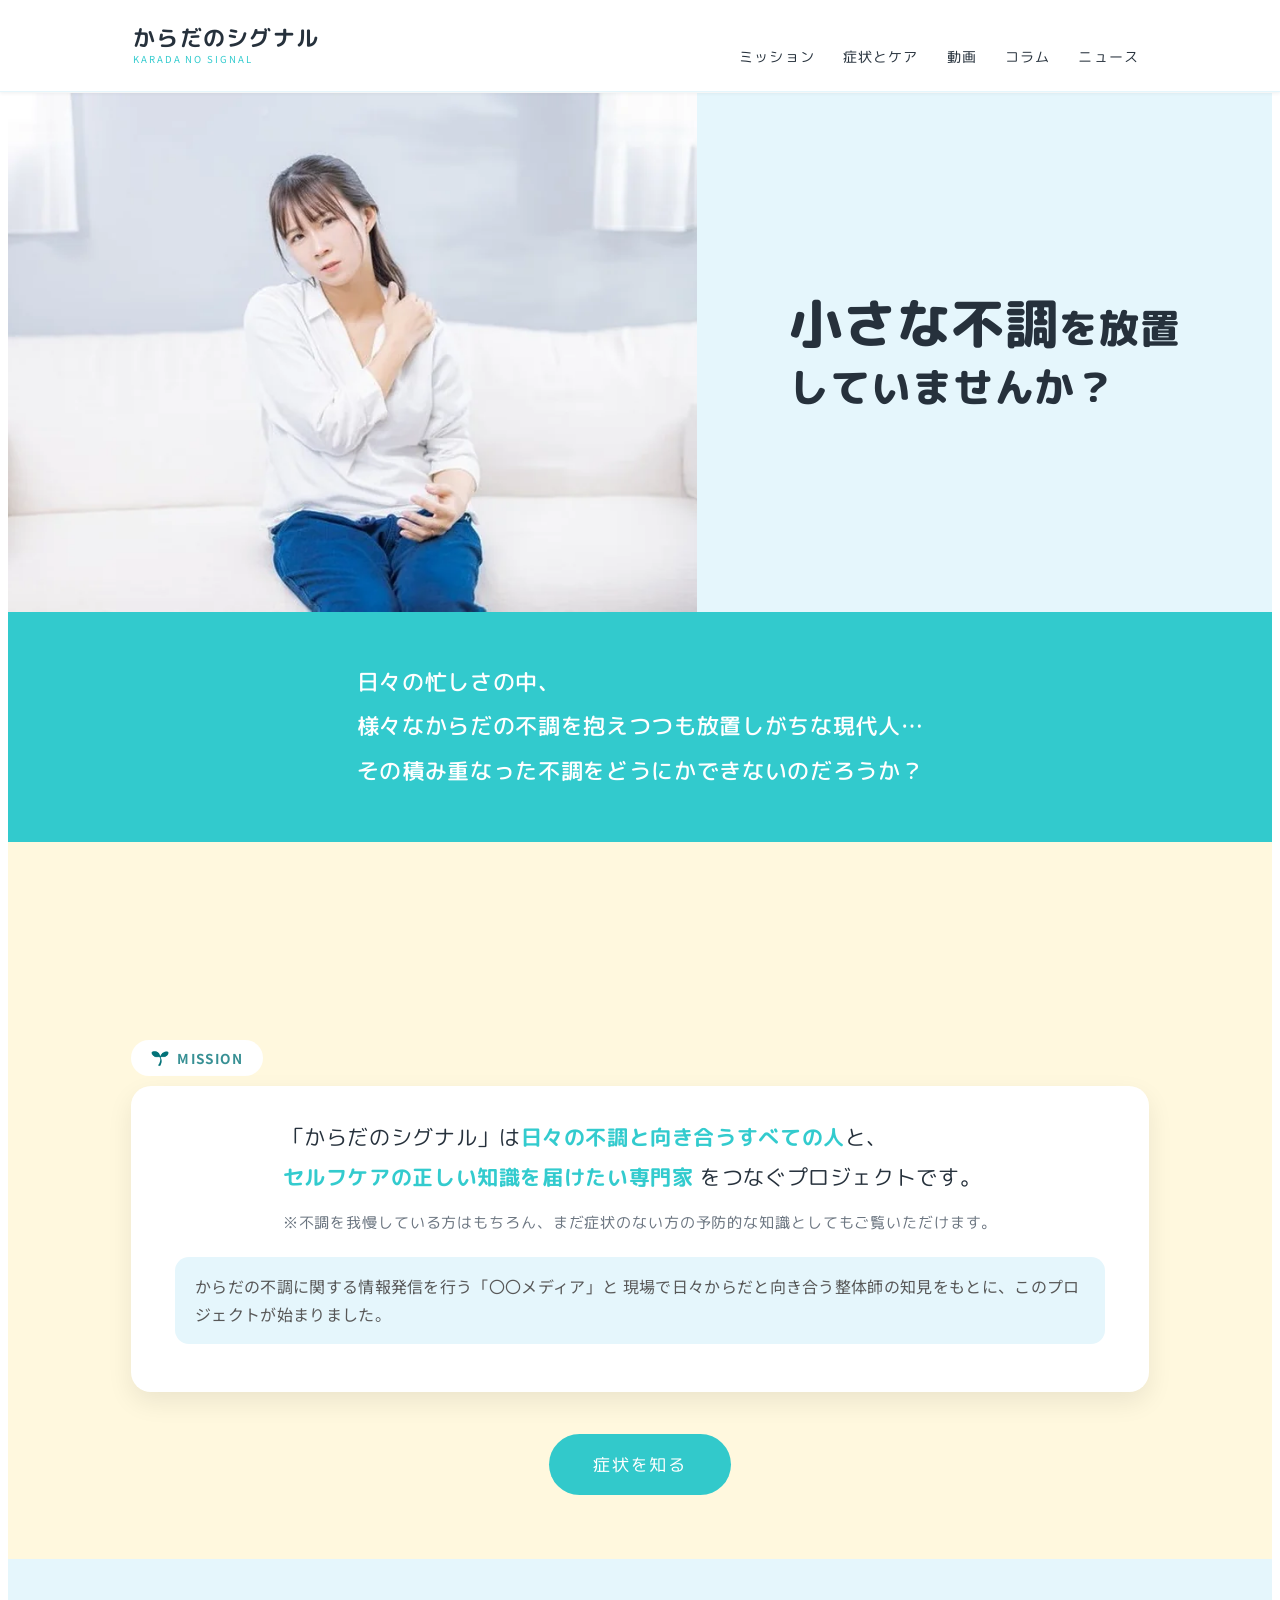
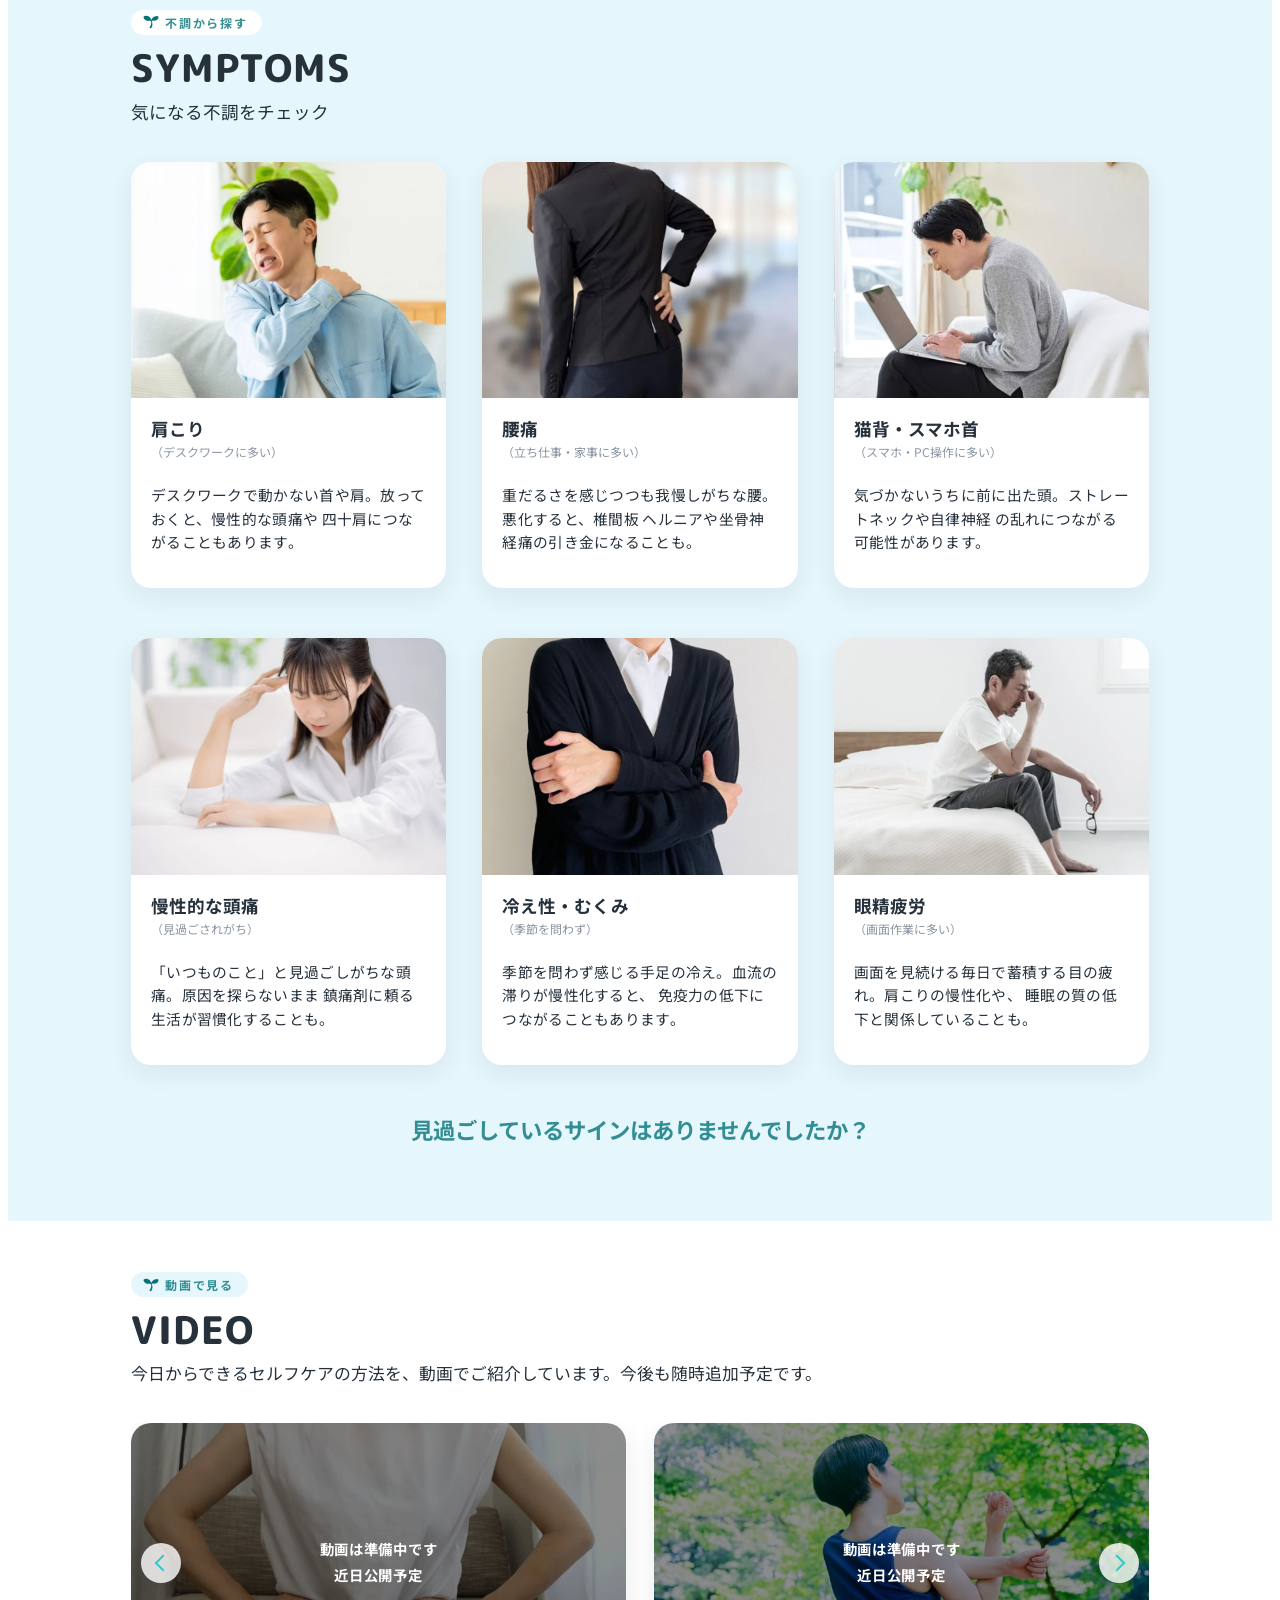
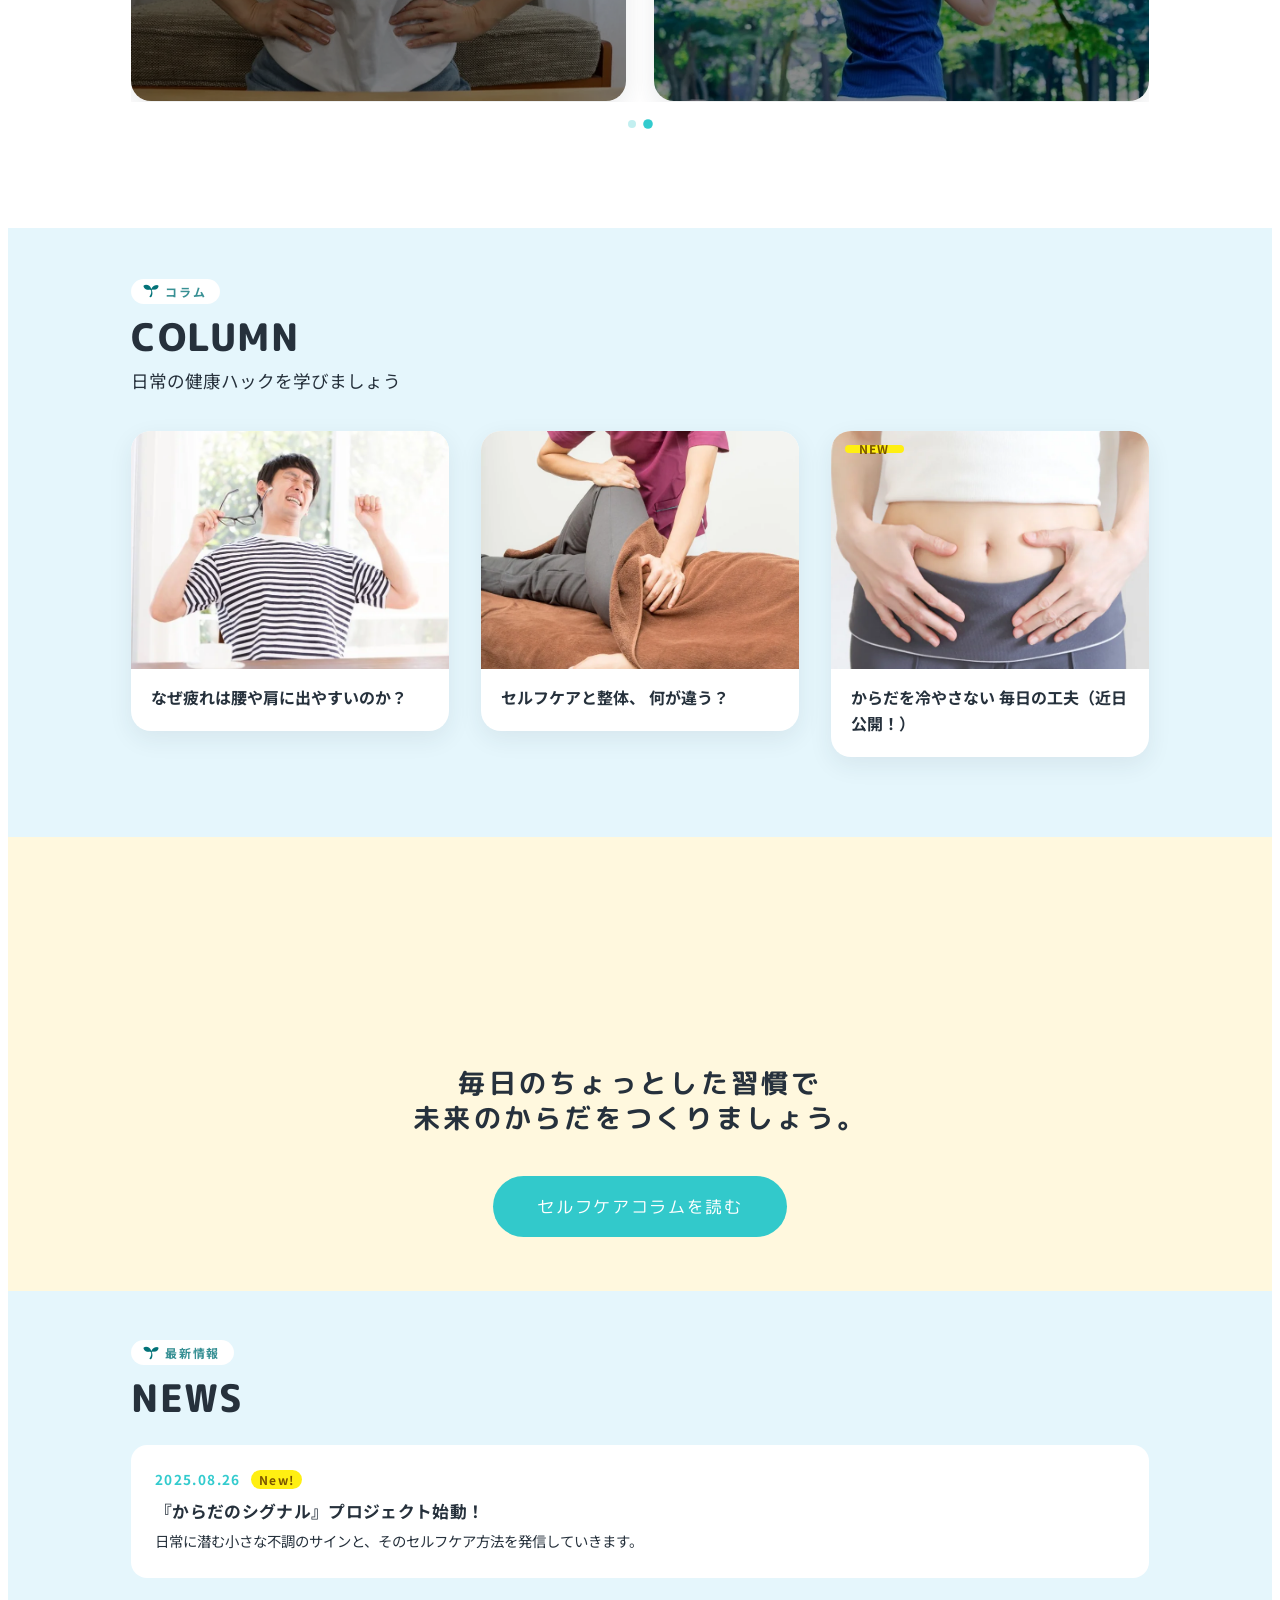
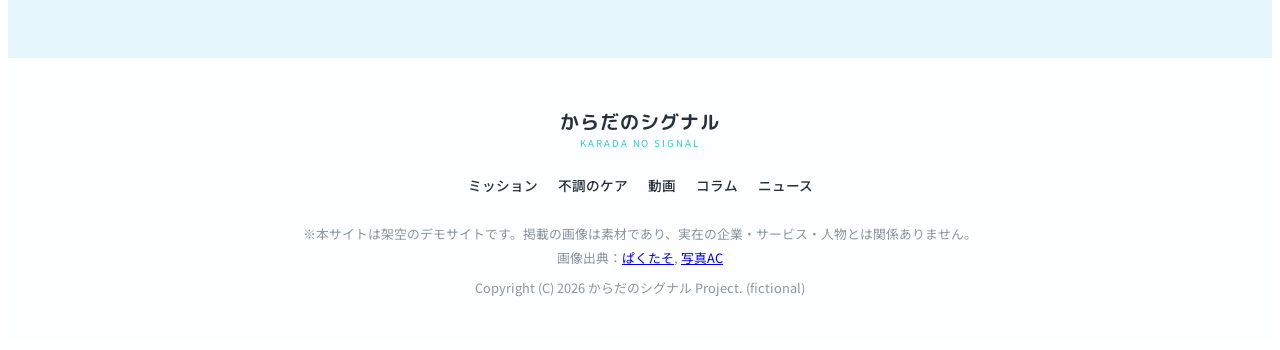
<file: index.html>
<!DOCTYPE html>
<html lang="ja">

<head>
    <meta charset="UTF-8">
    <meta name="viewport" content="width=device-width, initial-scale=1.0">
    <title>からだのシグナル｜小さな不調を放置していませんか？</title>
    <meta name="description" content="働く世代が日々の不調に気づき、生活習慣を見直すきっかけを届ける健康意識啓発サイトです。">

    <meta property="og:title" content="からだのシグナル｜30代からの健康意識啓発サイト">
    <meta property="og:description" content="働く世代が日々の不調に気づき、生活習慣を見直すきっかけを届ける健康意識啓発サイトです。">
    <meta property="og:image" content="https://gnipeli-byte.github.io/karadano-signal/images/ogp.jpg">
    <meta property="og:url" content="https://gnipeli-byte.github.io/karadano-signal/">
    <meta property="og:type" content="website">
    <meta property="og:site_name" content="からだのシグナル">

    <meta name="twitter:card" content="summary_large_image">
    <meta name="twitter:title" content="からだのシグナル｜30代からの健康意識啓発サイト">
    <meta name="twitter:description" content="働く世代が日々の不調に気づき、生活習慣を見直すきっかけを届ける健康意識啓発サイトです。">
    <meta name="twitter:image" content="https://gnipeli-byte.github.io/karadano-signal/images/ogp.jpg">

    <link rel="icon" href="img/favicon_io/favicon.ico" type="image/x-icon">

    <link rel="preconnect" href="https://fonts.googleapis.com">
    <link
        href="https://fonts.googleapis.com/css2?family=Noto+Sans+JP:wght@400;700&family=M+PLUS+Rounded+1c:wght@700&display=swap"
        rel="stylesheet">
    <link href="https://unpkg.com/aos@2.3.1/dist/aos.css" rel="stylesheet">
    <link rel="stylesheet" href="index.css">
</head>

<body id="top">

    <script>
        document.addEventListener('DOMContentLoaded', function () {
            const hamburger = document.getElementById('hamburger');
            const gnav = document.getElementById('gnav');

            if (hamburger && gnav) {

                hamburger.addEventListener('click', function () {
                    gnav.classList.toggle('is-open');
                    hamburger.classList.toggle('is-open');
                });
            }


            const gnavLinks = gnav.querySelectorAll('a');
            gnavLinks.forEach(function (link) {
                link.addEventListener('click', function () {
                    gnav.classList.remove('is-open');
                    hamburger.classList.remove('is-open');
                });
            });
        });
    </script>

    <header>
        <div class="header__inner">
            <h1>
                <a href="#top" class="logomark">
                    からだのシグナル
                    <small>KARADA NO SIGNAL</small>
                </a>
            </h1>

            <button class="hamburger" id="hamburger" aria-label="メニュー">
                <span></span>
                <span></span>
                <span></span>
            </button>
            <nav class="gnav" id="gnav">

                <ul class="gnav__list">
                    <li class="gnav__item">
                        <a href="#mission" class="gnav__link">
                            <span class="gnav__EN"><b>MISSION</b></span><br>
                            <span class="gnav__JA"><b>ミッション</b></span>
                        </a>
                    </li>
                    <li class="gnav__item">
                        <a href="#profile" class="gnav__link">
                            <span class="gnav__EN"><b>SYMPTOMS</b></span><br>
                            <span class="gnav__JA"><b>症状とケア</b></span>
                        </a>
                    </li>
                    <li class="gnav__item">
                        <a href="#video" class="gnav__link">
                            <span class="gnav__EN"><b>VIDEO</b></span><br>
                            <span class="gnav__JA"><b>動画</b></span>
                        </a>
                    </li>
                    <li class="gnav__item">
                        <a href="#topics" class="gnav__link">
                            <span class="gnav__EN"><b>COLUMN</b></span><br>
                            <span class="gnav__JA"><b>コラム</b></span>
                        </a>
                    </li>
                    <li class="gnav__item">
                        <a href="#news" class="gnav__link">
                            <span class="gnav__EN"><b>NEWS</b></span><br>
                            <span class="gnav__JA"><b>ニュース</b></span>
                        </a>
                    </li>
                </ul>

            </nav>
        </div>
    </header>

    <main>
        <section class="hero">
            <h2 class="u-visually-hidden">メインビジュアル</h2>
            <div class="hero__split">
                <picture class="optimized-picture hero__picture">
                    <source srcset="./img/hero_care.webp" type="image/webp">
                    <img src="./img/hero_care.jpg" class="hero__img" alt="腰痛の女性会社員の背中" width="800" height="596"
                        loading="eager">
                </picture>
                <div class="hero__panel">
                    <p class="hero__catch" id="hero-catch">
                        小さな不調を放置していませんか？
                    </p>
                </div>
            </div>
        </section>

        <section class="mission" id="mission" aria-labelledby="mission-heading">
            <div class="mission__blue">

                <div class="mission__inner">
                    <p class="mission__text">
                        <!-- <span class="mission__text-1st"><b class="mission__text-large1">その我慢が</b></span><br> -->
                        <span class="mission__text-2nd"><span class="mission__text-nowrap">日々の忙しさの中、</span><br>
                            様々なからだの不調を抱えつつも放置しがちな現代人…<br>
                            その積み重なった不調をどうにかできないのだろうか？
                        </span>
                    </p>
                </div>

            </div>

            <div class="mission__lime">

                <div class="mission__inner">
                    <h2 class="mission__catch" id="mission-heading" data-aos="fade-up" data-aos-duration="800"
                        data-aos-delay="100">
                        <span class="mission__catch-wide marker">そこでこのプロジェクトが</span>
                        <span class="mission__catch-narrow marker">そこでこの</span><br class="mission__catch-br--narrow">
                        <span class="mission__catch-narrow marker">プロジェクトが</span><br>
                        <span class="mission__catch-nowrap marker">生まれました。</span>
                    </h2>

                    <div class="mission__point">

                        <div class="mission__point-badge">
                            <img class="mission__point-icon" src="./img/mission-sprout.png" alt="" width="256"
                                height="256" aria-hidden="true">
                            <span>MISSION</span>
                        </div>

                        <div class="mission__point-box">
                            <p class="mission__point-text">
                                「からだのシグナル」は<span class="u-mark">日々の不調と向き合うすべての人</span>と、<br>
                                <span class="u-mark">セルフケアの正しい知識を届けたい専門家</span>
                                をつなぐプロジェクトです。<br>
                                <small class="point-text-small">※不調を我慢している方はもちろん、まだ症状のない方の予防的な知識としてもご覧いただけます。</small>
                            </p>
                            <p class="mission__point-note">
                                からだの不調に関する情報発信を行う「〇〇メディア」と
                                現場で日々からだと向き合う整体師の知見をもとに、このプロジェクトが始まりました。
                            </p>
                        </div>

                    </div>

                    <a href="#profile" class="mission__btn">
                        症状を知る
                    </a>
                </div>

            </div>
        </section>

        <section class="profile" id="profile">
            <div class="profile__inner">
                <div class="profile__heading">

                    <div class="profile__heading-deco">
                        <h2>SYMPTOMS</h2>
                    </div>

                    <p class="profile__lead">
                        気になる不調をチェック
                    </p>
                </div>
                <div class="profile__6cards">

                    <a href="profile1.html" class="profile__card-link">
                        <article class="profile__card">
                            <picture class="optimized-picture">
                                <source srcset="./img/symptom_katakori.webp" type="image/webp">
                                <img src="./img/symptom_katakori.jpg" alt="肩こり" class="profile__photo" width="800"
                                    height="567" loading="lazy">
                            </picture>
                            <h3 class="profile__name">
                                <span class="profile__arrow">▶</span>肩こり
                                <span class="profile__kana">（デスクワークに多い）</span>
                            </h3>
                            <p class="profile__caption">
                                デスクワークで動かない首や肩。放っておくと、慢性的な頭痛や
                                四十肩につながることもあります。
                            </p>
                        </article>
                    </a>

                    <a href="profile2.html" class="profile__card-link">
                        <article class="profile__card">
                            <picture class="optimized-picture">
                                <source srcset="./img/symptom_youtsu.webp" type="image/webp">
                                <img src="./img/symptom_youtsu.jpg" alt="腰痛" class="profile__photo" width="800"
                                    height="568" loading="lazy">
                            </picture>
                            <h3 class="profile__name">
                                <span class="profile__arrow">▶</span>腰痛
                                <span class="profile__kana">（立ち仕事・家事に多い）</span>
                            </h3>
                            <p class="profile__caption">
                                重だるさを感じつつも我慢しがちな腰。悪化すると、椎間板
                                ヘルニアや坐骨神経痛の引き金になることも。
                            </p>
                        </article>
                    </a>

                    <article class="profile__card">
                        <picture class="optimized-picture">
                            <source srcset="./img/symptom_nekoze.webp" type="image/webp">
                            <img src="./img/symptom_nekoze.jpg" alt="猫背・スマホ首" class="profile__photo" width="800"
                                height="636" loading="lazy">
                        </picture>
                        <h3 class="profile__name">
                            <span class="profile__arrow">▶</span>猫背・スマホ首
                            <span class="profile__kana">（スマホ・PC操作に多い）</span>
                        </h3>
                        <p class="profile__caption">
                            気づかないうちに前に出た頭。ストレートネックや自律神経
                            の乱れにつながる可能性があります。
                        </p>
                    </article>
                    <article class="profile__card">
                        <picture class="optimized-picture">
                            <source srcset="./img/symptom_zutsu.webp" type="image/webp">
                            <img src="./img/symptom_zutsu.jpg" alt="慢性的な頭痛" class="profile__photo" width="800"
                                height="533" loading="lazy">
                        </picture>
                        <h3 class="profile__name">
                            <span class="profile__arrow">▶</span>慢性的な頭痛
                            <span class="profile__kana">（見過ごされがち）</span>
                        </h3>
                        <p class="profile__caption">
                            「いつものこと」と見過ごしがちな頭痛。原因を探らないまま
                            鎮痛剤に頼る生活が習慣化することも。
                        </p>
                    </article>
                    <article class="profile__card">
                        <picture class="optimized-picture">
                            <source srcset="./img/symptom_hie.webp" type="image/webp">
                            <img src="./img/symptom_hie.jpg" alt="冷え性・むくみ" class="profile__photo" width="800"
                                height="600" loading="lazy">
                        </picture>
                        <h3 class="profile__name">
                            <span class="profile__arrow">▶</span>冷え性・むくみ
                            <span class="profile__kana">（季節を問わず）</span>
                        </h3>
                        <p class="profile__caption">
                            季節を問わず感じる手足の冷え。血流の滞りが慢性化すると、
                            免疫力の低下につながることもあります。
                        </p>
                    </article>
                    <article class="profile__card">
                        <picture class="optimized-picture">
                            <source srcset="./img/symptom_ganseihirou.webp" type="image/webp">
                            <img src="./img/symptom_ganseihirou.jpg" alt="眼精疲労" class="profile__photo" width="800"
                                height="599" loading="lazy">
                        </picture>
                        <h3 class="profile__name">
                            <span class="profile__arrow">▶</span>眼精疲労
                            <span class="profile__kana">（画面作業に多い）</span>
                        </h3>
                        <p class="profile__caption">
                            画面を見続ける毎日で蓄積する目の疲れ。肩こりの慢性化や、
                            睡眠の質の低下と関係していることも。
                        </p>
                    </article>
                </div>
                <p class="profile__footer">
                    <span class="profile__footer-nowrap">見過ごしているサインは</span><span
                        class="profile__footer-nowrap">ありませんでしたか？</span>
                </p>
            </div>
        </section>

        <section class="video" id="video">
            <div class="video__inner">
                <div class="video__heading">
                    <div class="video__heading-deco">
                        <h2>VIDEO</h2>
                    </div>

                    <p class="video__lead">
                        今日からできるセルフケアの方法を、動画でご紹介しています。今後も随時追加予定です。
                    </p>
                </div>

                <!-- <div class="video__4vids">
                    <div class="video__placeholder"> 
                        <picture class="optimized-picture">
                            <source srcset="./img/33266454_s.webp" type="image/webp">
                            <img src="./img/33266454_s.jpg" alt="バランスボールのエクササイズ動画（準備中）"
                                class="video__placeholder-img" width="800" height="534" loading="lazy">
                        </picture>
                        <p class="video__placeholder-text">動画は準備中です<br>近日公開予定</p>
                    </div>

                    <div class="video__placeholder"> 
                        <picture class="optimized-picture">
                            <source srcset="./img/35171468_s.webp" type="image/webp">
                            <img src="./img/35171468_s.jpg" alt="背骨、腰のセルフケア動画（準備中）"
                                class="video__placeholder-img" width="800" height="532" loading="lazy">
                        </picture>
                        <p class="video__placeholder-text">動画は準備中です<br>近日公開予定</p>
                    </div>

                    <div class="video__placeholder"> 
                        <picture class="optimized-picture">
                            <source srcset="./img/28095044_s.webp" type="image/webp">
                            <img src="./img/28095044_s.jpg" alt="自然の中でストレッチ（準備中）"
                                class="video__placeholder-img" width="800" height="534" loading="lazy">
                        </picture>
                        <p class="video__placeholder-text">動画は準備中です<br>近日公開予定</p>
                    </div>

                    <div class="video__placeholder"> 
                        <picture class="optimized-picture">
                            <source srcset="./img/28537325_s.webp" type="image/webp">
                            <img src="./img/28537325_s.jpg" alt="セルフケア動画（準備中）" class="video__placeholder-img"
                                width="800" height="532" loading="lazy">
                        </picture>
                        <p class="video__placeholder-text">動画は準備中です<br>近日公開予定</p>
                    </div>
                </div> -->

                <div class="video-slider" data-video-slider aria-label="セルフケア動画" aria-roledescription="carousel">
                    <div class="video-slider__viewport">
                        <div class="video-slider__track">
                            <div class="video-slider__slide" role="group" aria-label="1 / 3">

                                <div class="video__placeholder">
                                    <picture class="optimized-picture">
                                        <source srcset="./img/33266454_s.webp" type="image/webp">
                                        <img src="./img/33266454_s.jpg" alt="バランスボールのエクササイズ動画（準備中）"
                                            class="video__placeholder-img" width="800" height="534" loading="lazy">
                                    </picture>
                                    <p class="video__placeholder-text">動画は準備中です<br>近日公開予定</p>
                                </div>

                            </div>
                            <div class="video-slider__slide" role="group" aria-label="2 / 3">

                                <div class="video__placeholder">
                                    <picture class="optimized-picture">
                                        <source srcset="./img/35171468_s.webp" type="image/webp">
                                        <img src="./img/35171468_s.jpg" alt="背骨、腰のセルフケア動画（準備中）"
                                            class="video__placeholder-img" width="800" height="532" loading="lazy">
                                    </picture>
                                    <p class="video__placeholder-text">動画は準備中です<br>近日公開予定</p>
                                </div>

                            </div>
                            <div class="video-slider__slide" role="group" aria-label="3 / 3">

                                <div class="video__placeholder">
                                    <picture class="optimized-picture">
                                        <source srcset="./img/28095044_s.webp" type="image/webp">
                                        <img src="./img/28095044_s.jpg" alt="自然の中でストレッチ（準備中）"
                                            class="video__placeholder-img" width="800" height="534" loading="lazy">
                                    </picture>
                                    <p class="video__placeholder-text">動画は準備中です<br>近日公開予定</p>
                                </div>

                            </div>
                        </div>

                        <button class="video-slider__button video-slider__button--prev" type="button"
                            aria-label="前のスライド"></button>
                        <button class="video-slider__button video-slider__button--next" type="button"
                            aria-label="次のスライド"></button>
                    </div>

                    <div class="video-slider__pagination" aria-label="スライドを選択"></div>
                </div>

                <!-- <p class="video__caption">
                    ↑動画です。クリックして再生してください。
                </p> -->
            </div>
        </section>

        <section class="topics" id="topics">

            <div class="topics__inner">
                <div class="topics__heading">
                    <h2>COLUMN</h2>
                </div>

                <p class="topics__lead">
                    日常の健康ハックを学びましょう
                </p>

                <div class="topics__3cards">

                    <a href="topics1.html" class="topics__card-link">
                        <article class="topics__card">
                            <div class="topics__photowrap">
                                <picture class="optimized-picture">
                                    <source srcset="./img/column_taigen.webp" type="image/webp">
                                    <img src="./img/column_taigen.jpg" alt="デスクで疲れを感じる人" class="topics__photo"
                                        width="800" height="533" loading="lazy">
                                </picture>
                            </div>
                            <h3 class="topics__caption">
                                なぜ疲れは腰や肩に出やすいのか？
                            </h3>
                        </article>
                    </a>

                    <a href="topics2.html" class="topics__card-link">
                        <article class="topics__card">
                            <div class="topics__photowrap">
                                <picture class="optimized-picture">
                                    <source srcset="./img/column_selfcare.webp" type="image/webp">
                                    <img src="./img/column_selfcare.jpg" alt="ストレッチをする様子" class="topics__photo"
                                        width="800" height="808" loading="lazy">
                                </picture>
                            </div>
                            <h3 class="topics__caption">
                                セルフケアと整体、
                                何が違う？
                            </h3>
                        </article>
                    </a>

                    <article class="topics__card">
                        <div class="topics__photowrap">
                            <span class="topics__new">NEW</span>
                            <picture class="optimized-picture">
                                <source srcset="./img/column_hie.webp" type="image/webp">
                                <img src="./img/column_hie.jpg" alt="冷え対策の様子" class="topics__photo" width="800"
                                    height="534" loading="lazy">
                            </picture>
                        </div>
                        <h3 class="topics__caption">
                            からだを冷やさない
                            毎日の工夫（近日公開！）
                        </h3>
                    </article>
                </div>

            </div>
        </section>

        <section class="cta">
            <div class="cta__inner">
                <div class="cta__heading">
                    <h2 data-aos="fade-right" data-aos-duration="800" data-aos-delay="100">
                        <span class="cta__heading-line">小さな不調も</span><br class="cta__br--sp">
                        <span class="cta__heading-line">放っておかないで！</span><br>
                        <span class="cta__heading-line">今日からできることが、</span><br>
                        <span class="cta__heading-line">きっとあります。</span>
                    </h2>
                </div>

                <p class="cta__catch">
                    <span class="cta__catch--text"><strong>
                            毎日のちょっとした習慣で<br>
                            未来のからだをつくりましょう。</strong>
                    </span>
                </p>

                <a href="#topics" class="cta__btn">
                    セルフケアコラムを読む
                </a>
            </div>

        </section>

        <section class="news" id="news">
            <div class="news__inner">
                <div class="news__heading">
                    <h2>NEWS</h2>
                </div>

                <ul class="news__list">
                    <li>
                        <article class="news__item">
                            <span class="news__date">2025.08.26 <em>New!</em></span>
                            <h3 class="news__title">『からだのシグナル』プロジェクト始動！</h3>
                            <p class="news__text">日常に潜む小さな不調のサインと、そのセルフケア方法を発信していきます。</p>
                        </article>
                    </li>
                </ul>
            </div>
        </section>

        <div class="pagetop-wrap">
            <a href="#top" class="pagetop" aria-label="ページトップへ">
                <svg class="pagetop__icon" viewBox="0 0 24 24" aria-hidden="true" focusable="false">
                    <path d="M12 19V5M6.5 10.5 12 5l5.5 5.5"></path>
                </svg>
            </a>
        </div>
    </main>

    <footer class="footer">
        <div class="footer__inner">

            <p class="footer__logo">からだのシグナル</p>
            <small class="footer__logo-En">KARADA NO SIGNAL</small>

            <ul class="footer__nav">
                <li><a href="#mission">ミッション</a></li>
                <li><a href="#profile">不調のケア</a></li>
                <li><a href="#video">動画</a></li>
                <li><a href="#topics">コラム</a></li>
                <li><a href="#news">ニュース</a></li>
            </ul>
            <small class="footer__notice">※本サイトは架空のデモサイトです。掲載の画像は素材であり、実在の企業・サービス・人物とは関係ありません。</small><br>
            <small class="footer__notice">画像出典：<a href=" https://www.pakutaso.com/" target="_blank">ぱくたそ</a>, <a
                    href="https://www.photo-ac.com/" target="_blank">写真AC</a></small><br>
            <small class="footer__copyright">Copyright (C) 2026 からだのシグナル Project. (fictional)</small>

        </div>
    </footer>


    <script>
        // ファーストビューを過ぎたらページトップボタンを表示
        const pagetopWrap = document.querySelector('.pagetop-wrap');
        if (pagetopWrap) {
            const togglePagetop = function () {
                if (window.scrollY > window.innerHeight) {
                    pagetopWrap.classList.add('is-visible');
                } else {
                    pagetopWrap.classList.remove('is-visible');
                }
            };
            window.addEventListener('scroll', togglePagetop, { passive: true });
            togglePagetop();
        }

        // ヒーローキャッチ：カビのように不規則にじわっと浮かぶ（トップ復帰で再再生）
        (function initHeroMoldCatch() {
            const catchEl = document.getElementById('hero-catch');
            if (!catchEl) return;

            const reduceMotion = window.matchMedia('(prefers-reduced-motion: reduce)').matches;
            const raw = catchEl.textContent.trim();

            catchEl.textContent = '';
            const srOnly = document.createElement('span');
            srOnly.className = 'u-visually-hidden';
            srOnly.textContent = raw;
            catchEl.appendChild(srOnly);

            const chars = Array.from(raw);
            const charSpans = [];
            // PC(≧993): 「小さな不調を放置」|改行|「していませんか？」
            // 361〜992px: 「小さな不調」「を放置して」|改行|「いませんか？」
            // 〜360px: 「小さな」|改行|「不調を」|改行|「放置して」|改行|「いませんか？」
            // ※ PC改行を inline-block 内部に置かない（baseline揃えで「を放置」が上に飛ぶため）

            const appendChars = function (parent, start, end) {
                for (let i = start; i < end; i++) {
                    const span = document.createElement('span');
                    span.className = 'hero__catch-char ' + (i < 5 ? 'hero__catch-char--lead' : 'hero__catch-char--rest');
                    span.textContent = chars[i];
                    span.setAttribute('aria-hidden', 'true');
                    parent.appendChild(span);
                    charSpans.push(span);
                }
            };

            const appendWrap = function (parent, start, end) {
                const wrap = document.createElement('span');
                wrap.className = 'hero__catch-nowrap';
                appendChars(wrap, start, end);
                parent.appendChild(wrap);
                return wrap;
            };

            const appendBr = function (parent, modifier) {
                const br = document.createElement('br');
                br.className = 'hero__catch-br hero__catch-br--' + modifier;
                parent.appendChild(br);
            };

            const appendLayout = function (name) {
                const layout = document.createElement('span');
                layout.className = 'hero__catch-layout hero__catch-layout--' + name;
                catchEl.appendChild(layout);
                return layout;
            };

            // PC（≧993）
            const layoutPc = appendLayout('pc');
            appendWrap(layoutPc, 0, 8); // 小さな不調を放置
            appendBr(layoutPc, 'pc');
            appendWrap(layoutPc, 8, chars.length); // していませんか？

            // 中間〜やや狭い（361〜992）
            const layoutWide = appendLayout('wide');
            appendWrap(layoutWide, 0, 5); // 小さな不調
            appendWrap(layoutWide, 5, 10); // を放置して
            appendBr(layoutWide, 'wide');
            appendWrap(layoutWide, 10, chars.length); // いませんか？

            // 360px以下
            const layoutNarrow = appendLayout('narrow');
            appendWrap(layoutNarrow, 0, 3); // 小さな
            appendBr(layoutNarrow, 'narrow');
            appendWrap(layoutNarrow, 3, 6); // 不調を
            appendBr(layoutNarrow, 'narrow');
            appendWrap(layoutNarrow, 6, 10); // 放置して
            appendBr(layoutNarrow, 'narrow');
            appendWrap(layoutNarrow, 10, chars.length); // いませんか？

            if (reduceMotion) return;

            const assignMoldDelays = function () {
                const seeds = [Math.floor(Math.random() * charSpans.length)];
                if (charSpans.length > 6) {
                    seeds.push(Math.floor(Math.random() * charSpans.length));
                }
                if (charSpans.length > 12) {
                    seeds.push(Math.floor(Math.random() * charSpans.length));
                }

                charSpans.forEach(function (span, i) {
                    const dist = Math.min.apply(null, seeds.map(function (s) {
                        return Math.abs(s - i);
                    }));
                    const jitter = Math.random() * 0.23;
                    const delay = 0.23 + dist * 0.14 + jitter;
                    span.style.setProperty('--mold-delay', delay.toFixed(2) + 's');
                });
            };

            const playMold = function () {
                catchEl.classList.remove('is-molding');
                assignMoldDelays();
                void catchEl.offsetWidth; // アニメ再適用のためのリフロー
                requestAnimationFrame(function () {
                    catchEl.classList.add('is-molding');
                });
            };

            let leftFirstView = false;
            const onScrollForMold = function () {
                if (window.scrollY > window.innerHeight * 0.5) {
                    leftFirstView = true;
                    return;
                }
                if (leftFirstView && window.scrollY < 40) {
                    leftFirstView = false;
                    playMold();
                }
            };

            window.addEventListener('scroll', onScrollForMold, { passive: true });
            playMold();
        })();
    </script>

    <!-- mission アニメーション -->
    <script src="https://unpkg.com/aos@2.3.1/dist/aos.js" defer></script>

    <!-- video slider アニメーション -->
    <script>
        (function initVideoSlider() {
            const slider = document.querySelector('[data-video-slider]');
            if (!slider) return;

            const viewport = slider.querySelector('.video-slider__viewport');
            const track = slider.querySelector('.video-slider__track');
            const slides = Array.from(slider.querySelectorAll('.video-slider__slide'));
            const prevButton = slider.querySelector('.video-slider__button--prev');
            const nextButton = slider.querySelector('.video-slider__button--next');
            const pagination = slider.querySelector('.video-slider__pagination');
            const reduceMotion = window.matchMedia('(prefers-reduced-motion: reduce)').matches;
            const desktopQuery = window.matchMedia('(min-width: 769px)');
            let currentIndex = 0;
            let autoplayTimer = null;
            let pointerStartX = null;
            let resizeFrame = null;

            const visibleSlides = function () {
                return desktopQuery.matches ? Math.min(2, slides.length) : 1;
            };

            const maxIndex = function () {
                return Math.max(0, slides.length - visibleSlides());
            };

            const update = function (animate) {
                currentIndex = Math.min(currentIndex, maxIndex());
                track.classList.toggle('is-static', animate === false);
                const offset = slides[currentIndex].offsetLeft - slides[0].offsetLeft;
                track.style.transform = 'translate3d(' + (-offset) + 'px, 0, 0)';

                slides.forEach(function (slide, index) {
                    const isVisible = index >= currentIndex && index < currentIndex + visibleSlides();
                    slide.setAttribute('aria-hidden', String(!isVisible));
                });

                pagination.querySelectorAll('button').forEach(function (dot, index) {
                    const isActive = index === currentIndex;
                    dot.classList.toggle('is-active', isActive);
                    dot.setAttribute('aria-current', isActive ? 'true' : 'false');
                });

                if (animate === false) {
                    requestAnimationFrame(function () {
                        track.classList.remove('is-static');
                    });
                }
            };

            const buildPagination = function () {
                pagination.textContent = '';
                for (let index = 0; index <= maxIndex(); index++) {
                    const dot = document.createElement('button');
                    dot.type = 'button';
                    dot.className = 'video-slider__dot';
                    dot.setAttribute('aria-label', (index + 1) + '番目のスライドを表示');
                    dot.addEventListener('click', function () {
                        goTo(index);
                        restartAutoplay();
                    });
                    pagination.appendChild(dot);
                }
            };

            const goTo = function (index) {
                const lastIndex = maxIndex();
                currentIndex = index > lastIndex ? 0 : index < 0 ? lastIndex : index;
                update(true);
            };

            const stopAutoplay = function () {
                if (autoplayTimer !== null) {
                    window.clearInterval(autoplayTimer);
                    autoplayTimer = null;
                }
            };

            const startAutoplay = function () {
                stopAutoplay();
                if (reduceMotion || maxIndex() === 0 || document.hidden) return;
                autoplayTimer = window.setInterval(function () {
                    goTo(currentIndex + 1);
                }, 3000);
            };

            const restartAutoplay = function () {
                stopAutoplay();
                startAutoplay();
            };

            prevButton.addEventListener('click', function () {
                goTo(currentIndex - 1);
                restartAutoplay();
            });

            nextButton.addEventListener('click', function () {
                goTo(currentIndex + 1);
                restartAutoplay();
            });

            viewport.addEventListener('pointerdown', function (event) {
                pointerStartX = event.clientX;
            });

            viewport.addEventListener('pointerup', function (event) {
                if (pointerStartX === null) return;
                const distance = event.clientX - pointerStartX;
                pointerStartX = null;
                if (Math.abs(distance) < 40) return;
                goTo(currentIndex + (distance < 0 ? 1 : -1));
                restartAutoplay();
            });

            viewport.addEventListener('pointercancel', function () {
                pointerStartX = null;
            });

            slider.addEventListener('mouseenter', stopAutoplay);
            slider.addEventListener('mouseleave', startAutoplay);
            slider.addEventListener('focusin', stopAutoplay);
            slider.addEventListener('focusout', function (event) {
                if (!slider.contains(event.relatedTarget)) startAutoplay();
            });

            document.addEventListener('visibilitychange', function () {
                if (document.hidden) stopAutoplay();
                else startAutoplay();
            });

            window.addEventListener('resize', function () {
                if (resizeFrame !== null) cancelAnimationFrame(resizeFrame);
                resizeFrame = requestAnimationFrame(function () {
                    buildPagination();
                    update(false);
                    startAutoplay();
                    resizeFrame = null;
                });
            }, { passive: true });

            buildPagination();
            update(false);
            startAutoplay();
        })();

        // cta アニメーション
        window.addEventListener('DOMContentLoaded', function () {
            if (typeof AOS !== 'undefined') {
                AOS.init();
            }
        });
    </script>

</body>

</html>
</file>
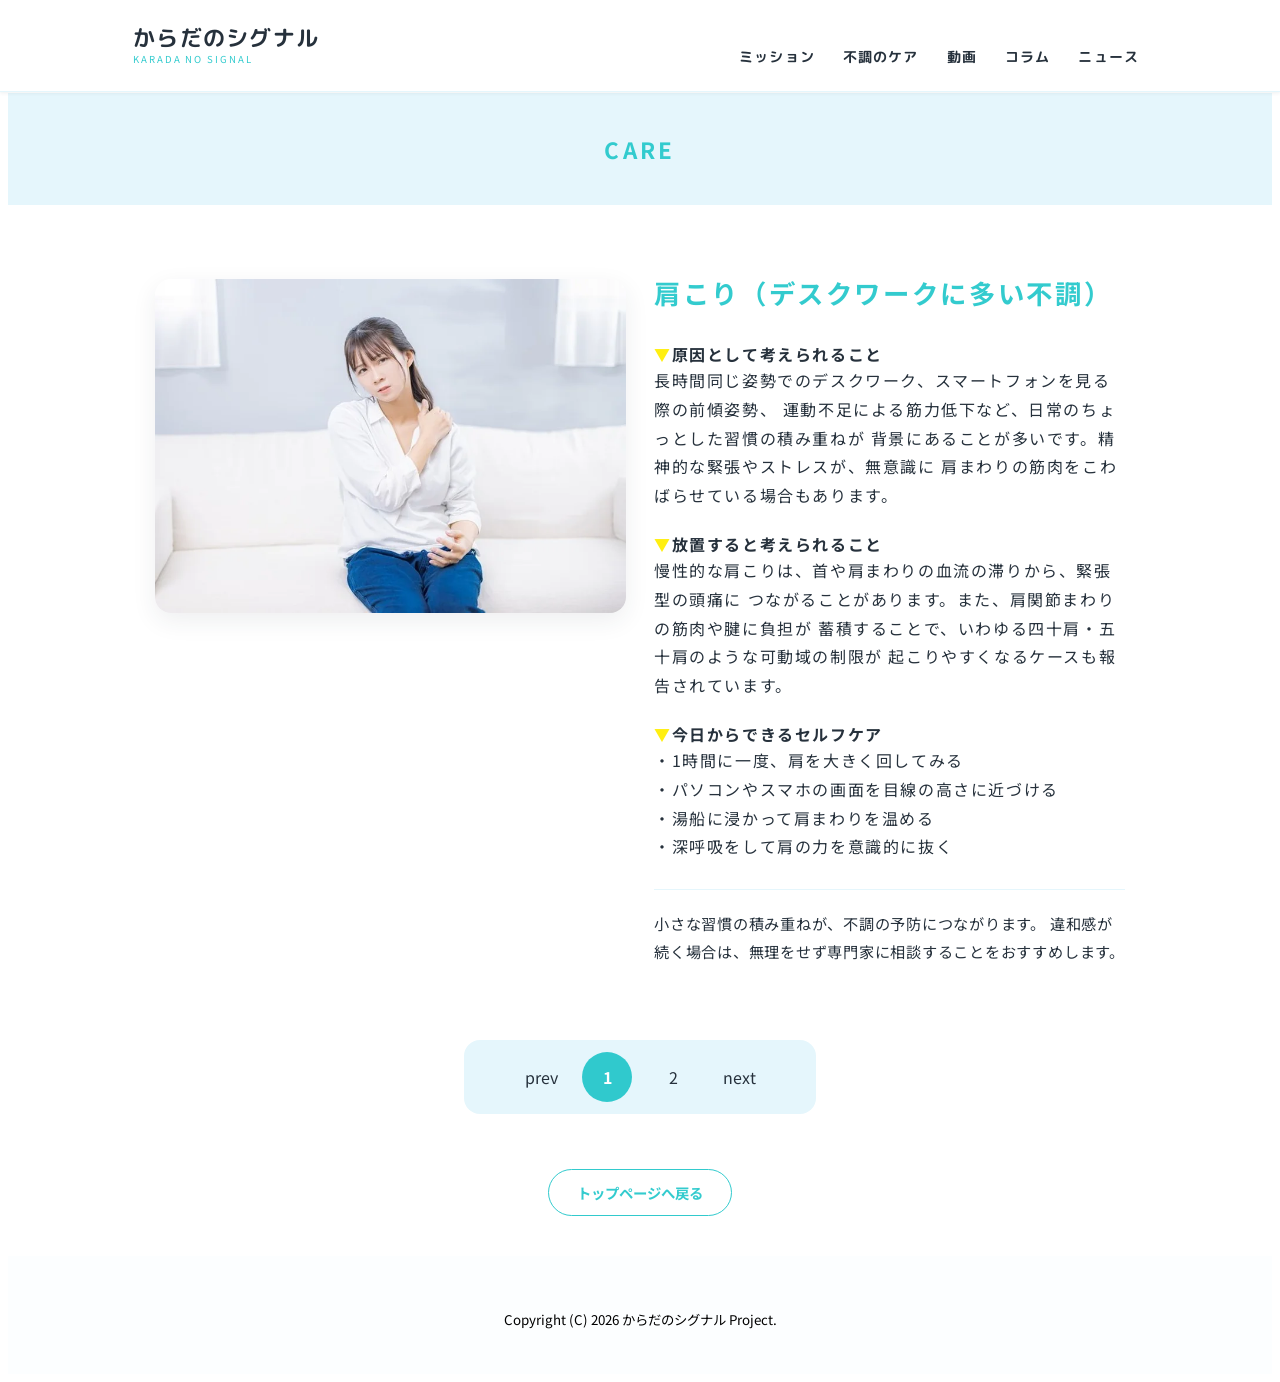
<file: profile1.html>
<!DOCTYPE html>
<html lang="ja">

<head>
    <meta charset="UTF-8">
    <meta name="viewport" content="width=device-width, initial-scale=1.0">
    <title>CARE1|からだのシグナル</title>
    <link rel="stylesheet" href="index.css">

    <link rel="preconnect" href="https://fonts.googleapis.com">
    <link
        href="https://fonts.googleapis.com/css2?family=Noto+Sans+JP:wght@400;700&family=M+PLUS+Rounded+1c:wght@700&display=swap"
        rel="stylesheet">
</head>

<body id="top">
    <header>
        <div class="header__inner">
            <a href="./index.html#top" class="logomark">
                からだのシグナル
                <small>KARADA NO SIGNAL</small>
            </a>

            <button class="hamburger" id="hamburger" aria-label="メニュー">
                <span></span>
                <span></span>
                <span></span>
            </button>
            <nav class="gnav" id="gnav">

                <ul class="gnav__list">
                    <li class="gnav__item">
                        <a href="./index.html#mission" class="gnav__link">
                            <span class="gnav__EN"><b>MISSION</b></span><br>
                            <span class="gnav__JA">ミッション</span>
                        </a>
                    </li>
                    <li class="gnav__item">
                        <a href="./index.html#profile" class="gnav__link">
                            <span class="gnav__EN"><b>CARE</b></span><br>
                            <span class="gnav__JA">不調のケア</span>
                        </a>
                    </li>
                    <li class="gnav__item">
                        <a href="./index.html#video" class="gnav__link">
                            <span class="gnav__EN"><b>VIDEO</b></span><br>
                            <span class="gnav__JA">動画</span>
                        </a>
                    </li>
                    <li class="gnav__item">
                        <a href="./index.html#topics" class="gnav__link">
                            <span class="gnav__EN"><b>COLUMN</b></span><br>
                            <span class="gnav__JA">コラム</span>
                        </a>
                    </li>
                    <li class="gnav__item">
                        <a href="./index.html#news" class="gnav__link">
                            <span class="gnav__EN"><b>NEWS</b></span><br>
                            <span class="gnav__JA">ニュース</span>
                        </a>
                    </li>
                </ul>

            </nav>
        </div>
    </header>

    <main>
        <article class="profile-detail">

            <div class="profile-detail__hero">
                <div class="profile-detail__inner">
                    <div class="profile-detail__heading">
                        <p class="profile-detail__label">CARE</p>
                    </div>
                </div>
            </div>

            <div class="profile-detail__inner">
                <div class="profile-detail__content">
                    <div class="profile-detail__photo">
                        <picture class="optimized-picture">
                            <source srcset="./img/care_katakori.webp" type="image/webp">
                            <img src="./img/care_katakori.jpg" alt="肩をほぐす人" width="800" height="568" loading="lazy">
                        </picture>
                    </div>

                    <div class="profile-detail__body">
                        <h1>肩こり<span>（デスクワークに多い不調）</span></h1>
                        <div class="profile-detail__info">
                            <dl>
                                <dt><span class="arrow">▼</span>原因として考えられること</dt>
                                <dd>
                                    長時間同じ姿勢でのデスクワーク、スマートフォンを見る際の前傾姿勢、
                                    運動不足による筋力低下など、日常のちょっとした習慣の積み重ねが
                                    背景にあることが多いです。精神的な緊張やストレスが、無意識に
                                    肩まわりの筋肉をこわばらせている場合もあります。
                                </dd>
                                <dt><span class="arrow">▼</span>放置すると考えられること</dt>
                                <dd>
                                    慢性的な肩こりは、首や肩まわりの血流の滞りから、緊張型の頭痛に
                                    つながることがあります。また、肩関節まわりの筋肉や腱に負担が
                                    蓄積することで、いわゆる四十肩・五十肩のような可動域の制限が
                                    起こりやすくなるケースも報告されています。
                                </dd>
                                <dt><span class="arrow">▼</span>今日からできるセルフケア</dt>
                                <dd>
                                    ・1時間に一度、肩を大きく回してみる<br>
                                    ・パソコンやスマホの画面を目線の高さに近づける<br>
                                    ・湯船に浸かって肩まわりを温める<br>
                                    ・深呼吸をして肩の力を意識的に抜く
                                </dd>
                            </dl>
                        </div>
                        <p class="profile-detail__note">
                            小さな習慣の積み重ねが、不調の予防につながります。
                            違和感が続く場合は、無理をせず専門家に相談することをおすすめします。
                        </p>
                    </div>

                </div>
            </div>

            <!-- ページナビゲーション -->
            <nav class="page-nav__profile">
                <div class="page-nav__list">
                    <a class="page-nav__item page-nav__item--prev" href="#">prev</a>
                    <span class="page-nav__item page-nav__item--current">1</span>
                    <a class="page-nav__item" href="profile2.html">2</a>
                    <a class="page-nav__item page-nav__item--next" href="profile2.html">next</a>
                </div>
            </nav>

        </article>

        <div class="toppage-wrap">
            <a href="./index.html#top" class="toppage">
                トップページへ戻る
            </a>
        </div>
    </main>

    <footer class="footer">
        <div class="footer__inner">
            <small>Copyright (C) 2026 からだのシグナル Project.</small>
        </div>
    </footer>

    <script>
        const hamburger = document.getElementById('hamburger');
        const gnav = document.getElementById('gnav');
        hamburger.addEventListener('click', function () {
            gnav.classList.toggle('is-open');
            hamburger.classList.toggle('is-open');
        })

        const gnavLinks = gnav.querySelectorAll('a');
        gnavLinks.forEach(function (link) {
            link.addEventListener('click', function () {
                gnav.classList.remove('is-open');
                hamburger.classList.remove('is-open');
            });
        });
    </script>

</body>

</html>
</file>
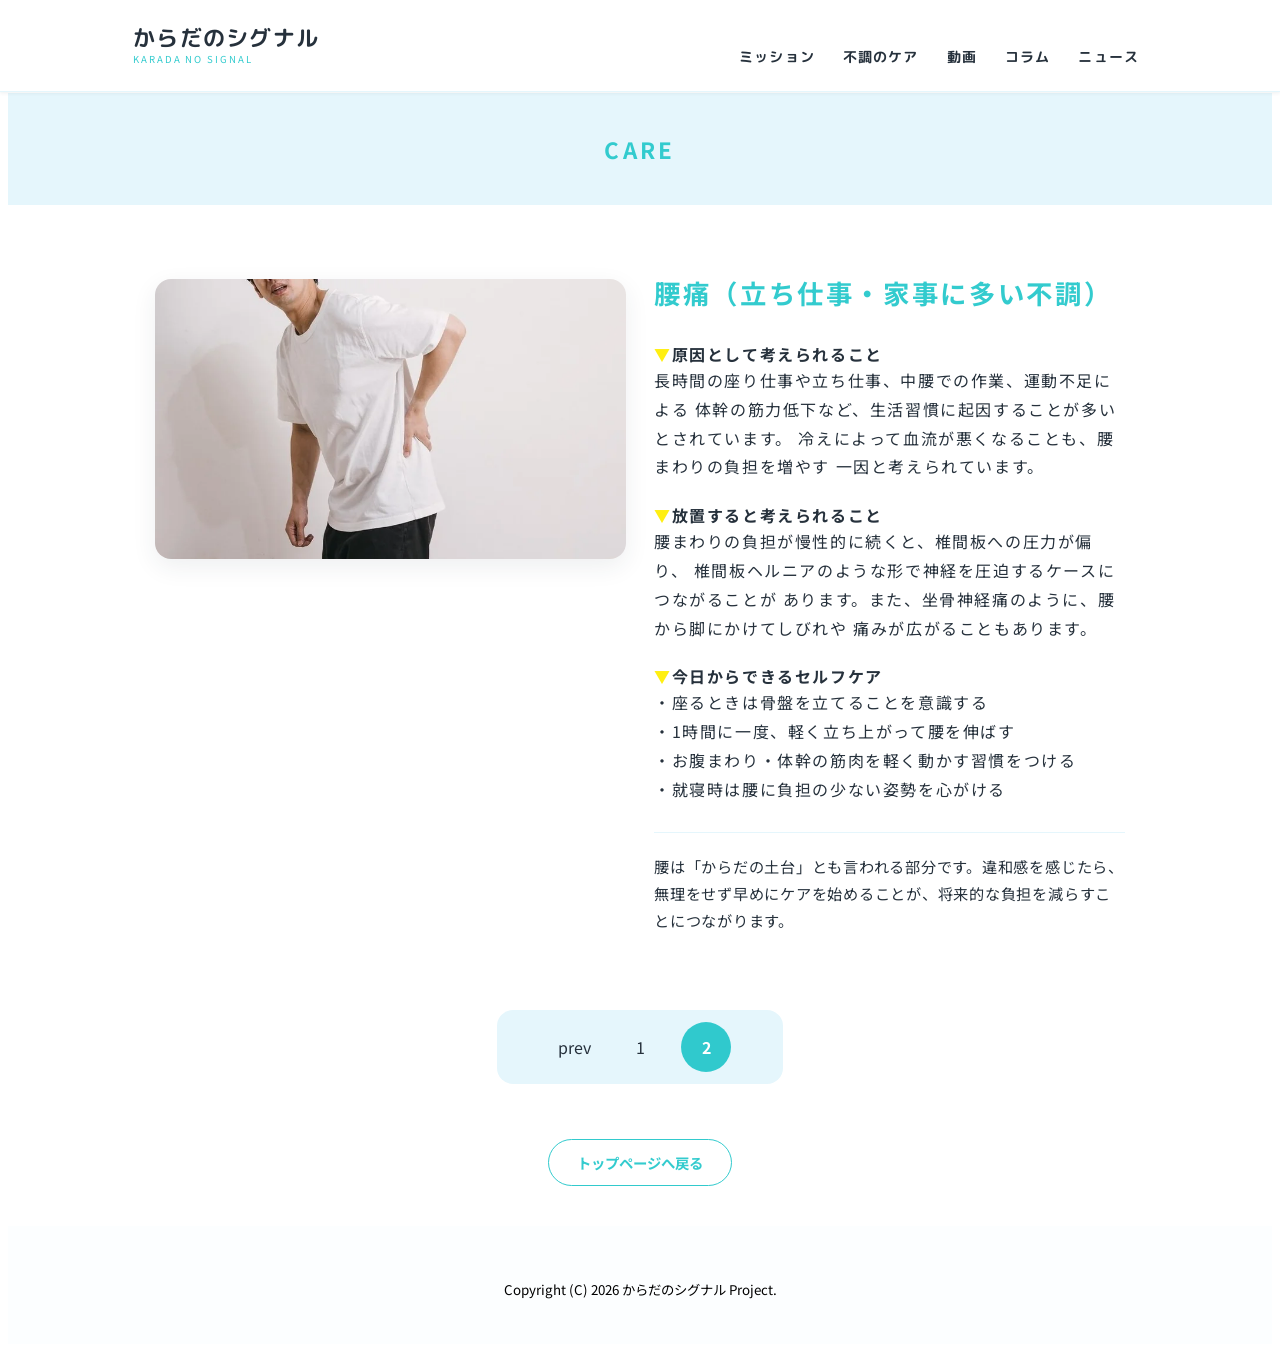
<file: profile2.html>
<!DOCTYPE html>
<html lang="ja">
<head>
    <meta charset="UTF-8">
    <meta name="viewport" content="width=device-width, initial-scale=1.0">
    <title>CARE2|からだのシグナル</title>
    <link rel="stylesheet" href="index.css">

    <link rel="preconnect" href="https://fonts.googleapis.com">
    <link href="https://fonts.googleapis.com/css2?family=Noto+Sans+JP:wght@400;700&family=M+PLUS+Rounded+1c:wght@700&display=swap" rel="stylesheet">
</head>

<body id="top">
    <header>
        <div class="header__inner">
           <a href="./index.html#top" class="logomark">
                からだのシグナル
                <small>KARADA NO SIGNAL</small>
            </a>

            <button class="hamburger" id="hamburger" aria-label="メニュー">
                <span></span>
                <span></span>
                <span></span>
            </button>
            <nav class="gnav" id="gnav">

                <ul class="gnav__list">
                    <li class="gnav__item">
                        <a href="./index.html#mission" class="gnav__link">
                            <span class="gnav__EN"><b>MISSION</b></span><br>
                            <span class="gnav__JA">ミッション</span>
                        </a>
                    </li>
                    <li class="gnav__item">
                        <a href="./index.html#profile" class="gnav__link">
                            <span class="gnav__EN"><b>CARE</b></span><br>
                            <span class="gnav__JA">不調のケア</span>
                        </a>
                    </li>
                    <li class="gnav__item">
                        <a href="./index.html#video" class="gnav__link">
                            <span class="gnav__EN"><b>VIDEO</b></span><br>
                            <span class="gnav__JA">動画</span>
                        </a>
                    </li>
                    <li class="gnav__item">
                        <a href="./index.html#topics" class="gnav__link">
                            <span class="gnav__EN"><b>COLUMN</b></span><br>
                            <span class="gnav__JA">コラム</span>
                        </a>
                    </li>
                    <li class="gnav__item">
                        <a href="./index.html#news" class="gnav__link">
                            <span class="gnav__EN"><b>NEWS</b></span><br>
                            <span class="gnav__JA">ニュース</span>
                        </a>
                    </li>
                </ul>

            </nav>
        </div>
    </header>
    
    <main>
        <article class="profile-detail">

                <div class="profile-detail__hero">
                    <div class="profile-detail__inner">
                        <div class="profile-detail__heading">
                            <p class="profile-detail__label">CARE</p>
                        </div>
                    </div>
                </div>

                <div class="profile-detail__inner">
                    <div class="profile-detail__content">
                        <div class="profile-detail__photo">
                            <picture class="optimized-picture">
                                <source srcset="./img/care_youtsu.webp" type="image/webp">
                                <img src="./img/care_youtsu.jpg" alt="腰を伸ばす人" width="800" height="475"
                                    loading="lazy">
                            </picture>
                        </div>
                    
                        <div class="profile-detail__body">
                            <h1>腰痛<span>（立ち仕事・家事に多い不調）</span></h1>
                            <div class="profile-detail__info">
                                <dl>
                                    <dt><span class="arrow">▼</span>原因として考えられること</dt>
                                    <dd>
                                        長時間の座り仕事や立ち仕事、中腰での作業、運動不足による
                                        体幹の筋力低下など、生活習慣に起因することが多いとされています。
                                        冷えによって血流が悪くなることも、腰まわりの負担を増やす
                                        一因と考えられています。
                                    </dd>
                                    <dt><span class="arrow">▼</span>放置すると考えられること</dt>
                                    <dd>
                                        腰まわりの負担が慢性的に続くと、椎間板への圧力が偏り、
                                        椎間板ヘルニアのような形で神経を圧迫するケースにつながることが
                                        あります。また、坐骨神経痛のように、腰から脚にかけてしびれや
                                        痛みが広がることもあります。
                                    </dd>
                                    <dt><span class="arrow">▼</span>今日からできるセルフケア</dt>
                                    <dd>
                                        ・座るときは骨盤を立てることを意識する<br>
                                        ・1時間に一度、軽く立ち上がって腰を伸ばす<br>
                                        ・お腹まわり・体幹の筋肉を軽く動かす習慣をつける<br>
                                        ・就寝時は腰に負担の少ない姿勢を心がける
                                    </dd>
                                </dl>
                            </div>
                            <p class="profile-detail__note">
                                腰は「からだの土台」とも言われる部分です。違和感を感じたら、
                                無理をせず早めにケアを始めることが、将来的な負担を減らすことにつながります。
                            </p>
                        </div>

                    </div>
                </div>

            <!-- ページナビゲーション -->
            <nav class="page-nav__profile">
                <div class="page-nav__list">
                    <a class="page-nav__item page-nav__item--prev" href="profile1.html">prev</a>
                    <a class="page-nav__item" href="profile1.html">1</a>
                    <span class="page-nav__item page-nav__item--current">2</span>
                </div>
            </nav>
            
        </article>

        <div class="toppage-wrap">
            <a href="./index.html#top" class="toppage">
                トップページへ戻る
            </a>
        </div>
    </main>

    <footer class="footer">
        <div class="footer__inner">
            <small>Copyright (C) 2026 からだのシグナル Project.</small>
        </div>
    </footer>

    <script>
        const hamburger = document.getElementById('hamburger');
        const gnav = document.getElementById('gnav');
        hamburger.addEventListener('click', function(){
            gnav.classList.toggle('is-open');
            hamburger.classList.toggle('is-open');
        })

        const gnavLinks = gnav.querySelectorAll('a');
        gnavLinks.forEach(function (link) {
            link.addEventListener('click', function () {
                gnav.classList.remove('is-open');
            });
        });
    </script>

</body>
</html>
</file>
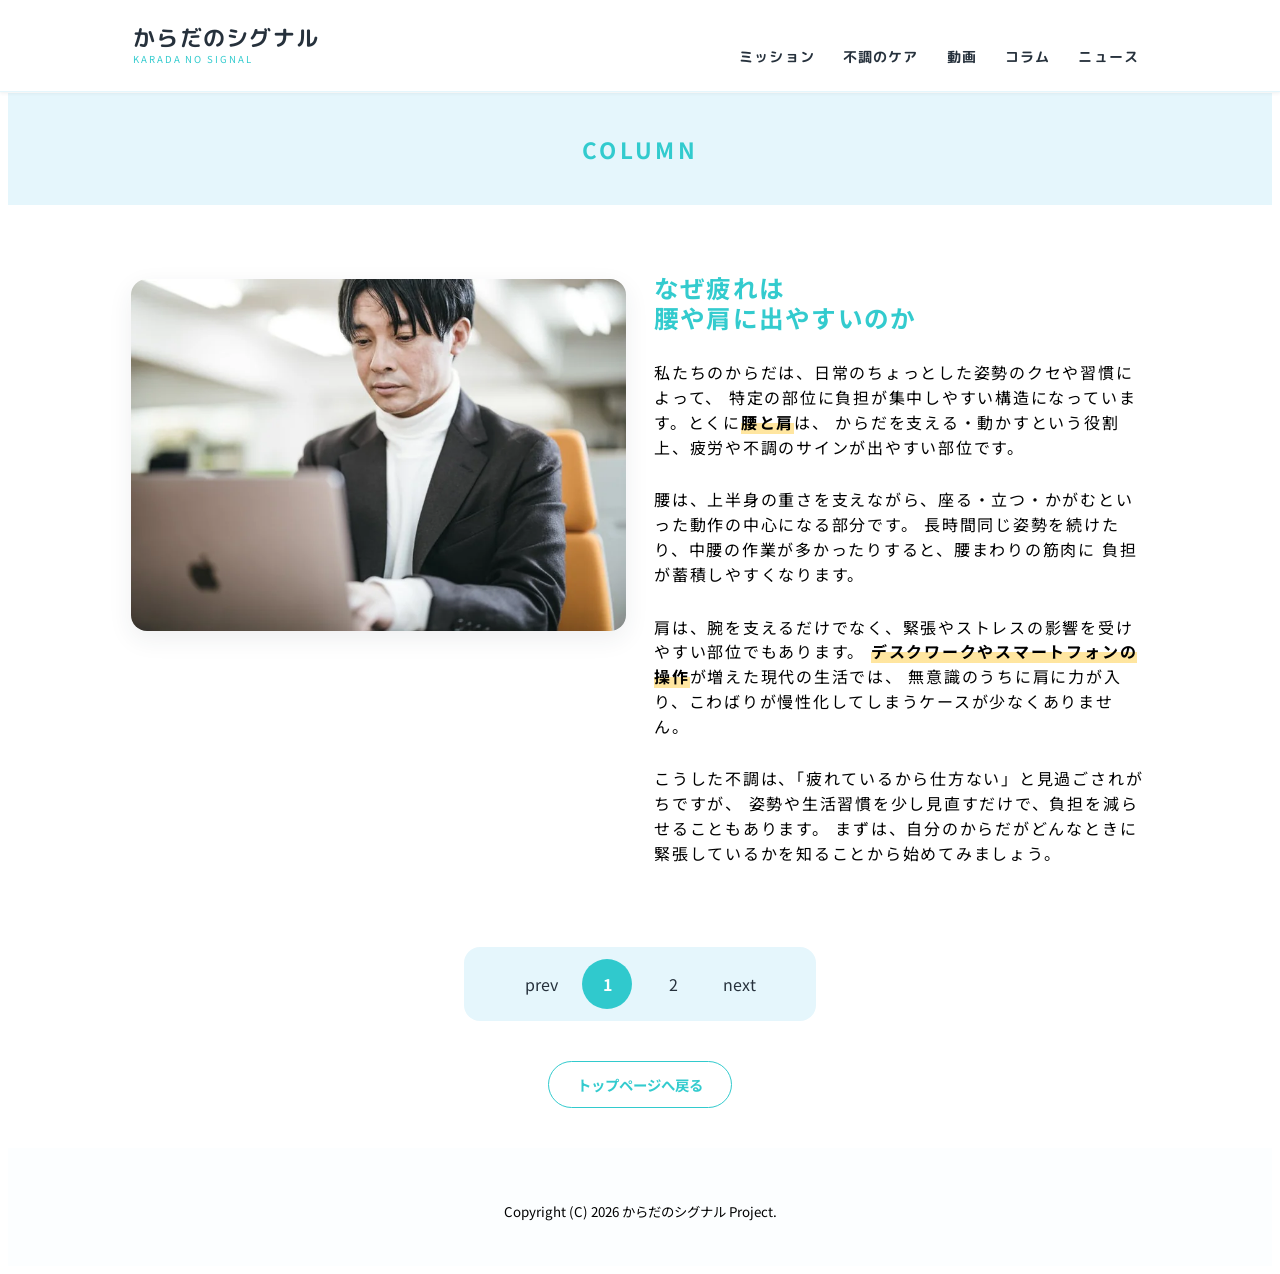
<file: topics1.html>
<!DOCTYPE html>
<html lang="ja">

<head>
    <meta charset="UTF-8">
    <meta name="viewport" content="width=device-width, initial-scale=1.0">
    <title>COLUMN1|からだのシグナル</title>
    <link rel="stylesheet" href="index.css">

    <link rel="preconnect" href="https://fonts.googleapis.com">
    <link
        href="https://fonts.googleapis.com/css2?family=Noto+Sans+JP:wght@400;700&family=M+PLUS+Rounded+1c:wght@700&display=swap"
        rel="stylesheet">
</head>

<body id="top">
    <header>
        <div class="header__inner">
            <a href="./index.html#top" class="logomark">
                からだのシグナル
                <small>KARADA NO SIGNAL</small>
            </a>


            <button class="hamburger" id="hamburger" aria-label="メニュー">
                <span></span>
                <span></span>
                <span></span>
            </button>
            <nav class="gnav" id="gnav">

                <ul class="gnav__list">
                    <li class="gnav__item">
                        <a href="./index.html#mission" class="gnav__link">
                            <span class="gnav__EN"><b>MISSION</b></span><br>
                            <span class="gnav__JA">ミッション</span>
                        </a>
                    </li>
                    <li class="gnav__item">
                        <a href="./index.html#profile" class="gnav__link">
                            <span class="gnav__EN"><b>CARE</b></span><br>
                            <span class="gnav__JA">不調のケア</span>
                        </a>
                    </li>
                    <li class="gnav__item">
                        <a href="./index.html#video" class="gnav__link">
                            <span class="gnav__EN"><b>VIDEO</b></span><br>
                            <span class="gnav__JA">動画</span>
                        </a>
                    </li>
                    <li class="gnav__item">
                        <a href="./index.html#topics" class="gnav__link">
                            <span class="gnav__EN"><b>COLUMN</b></span><br>
                            <span class="gnav__JA">コラム</span>
                        </a>
                    </li>
                    <li class="gnav__item">
                        <a href="./index.html#news" class="gnav__link">
                            <span class="gnav__EN"><b>NEWS</b></span><br>
                            <span class="gnav__JA">ニュース</span>
                        </a>
                    </li>
                </ul>

            </nav>
        </div>
    </header>

    <main>
        <article class="topics-detail">

            <div class="topics-detail__hero">
                <div class="topics-detail__inner">
                    <div class="topics-detail__heading">
                        <p class="topics-detail__label">COLUMN</p>
                    </div>
                </div>
            </div>

            <div class="topics-detail__inner">
                <div class="topics-detail__content">
                    <div class="topics-detail__photo">
                        <picture class="optimized-picture">
                            <source srcset="./img/column_taigen_detail.webp" type="image/webp">
                            <img src="./img/column_taigen_detail.jpg" alt="デスクで疲れを感じる人" width="800" height="569"
                                loading="lazy">
                        </picture>
                    </div>

                    <div class="topics-detail__body">
                        <h1>なぜ疲れは<br>腰や肩に出やすいのか</h1>
                        <p class="topics-detail__para">
                            私たちのからだは、日常のちょっとした姿勢のクセや習慣によって、
                            特定の部位に負担が集中しやすい構造になっています。とくに<span class="marker">腰と肩</span>は、
                            からだを支える・動かすという役割上、疲労や不調のサインが出やすい部位です。
                        </p>
                        <p class="topics-detail__para">
                            腰は、上半身の重さを支えながら、座る・立つ・かがむといった動作の中心になる部分です。
                            長時間同じ姿勢を続けたり、中腰の作業が多かったりすると、腰まわりの筋肉に
                            負担が蓄積しやすくなります。
                        </p>
                        <p class="topics-detail__para">
                            肩は、腕を支えるだけでなく、緊張やストレスの影響を受けやすい部位でもあります。
                            <span class="marker">デスクワークやスマートフォンの操作</span>が増えた現代の生活では、
                            無意識のうちに肩に力が入り、こわばりが慢性化してしまうケースが少なくありません。
                        </p>
                        <p class="topics-detail__para">
                            こうした不調は、「疲れているから仕方ない」と見過ごされがちですが、
                            姿勢や生活習慣を少し見直すだけで、負担を減らせることもあります。
                            まずは、自分のからだがどんなときに緊張しているかを知ることから始めてみましょう。
                        </p>
                    </div>

                </div>
            </div>

            <!-- ページナビゲーション -->
            <nav class="page-nav__topics">
                <div class="page-nav__list">
                    <a class="page-nav__item page-nav__item--prev" href="#">prev</a>
                    <span class="page-nav__item page-nav__item--current">1</span>
                    <a class="page-nav__item" href="topics2.html">2</a>
                    <a class="page-nav__item page-nav__item--next" href="topics2.html">next</a>
                </div>
            </nav>

        </article>

        <div class="toppage-wrap">
            <a href="./index.html#top" class="toppage">
                トップページへ戻る
            </a>
        </div>
    </main>

    <footer class="footer">
        <div class="footer__inner">
            <small>Copyright (C) 2026 からだのシグナル Project.</small>
        </div>
    </footer>

    <script>
        const hamburger = document.getElementById('hamburger');
        const gnav = document.getElementById('gnav');
        hamburger.addEventListener('click', function () {
            gnav.classList.toggle('is-open');
            hamburger.classList.toggle('is-open');
        })

        const gnavLinks = gnav.querySelectorAll('a');
        gnavLinks.forEach(function (link) {
            link.addEventListener('click', function () {
                gnav.classList.remove('is-open');
                hamburger.classList.remove('is-open');
            });
        });
    </script>

</body>

</html>
</file>
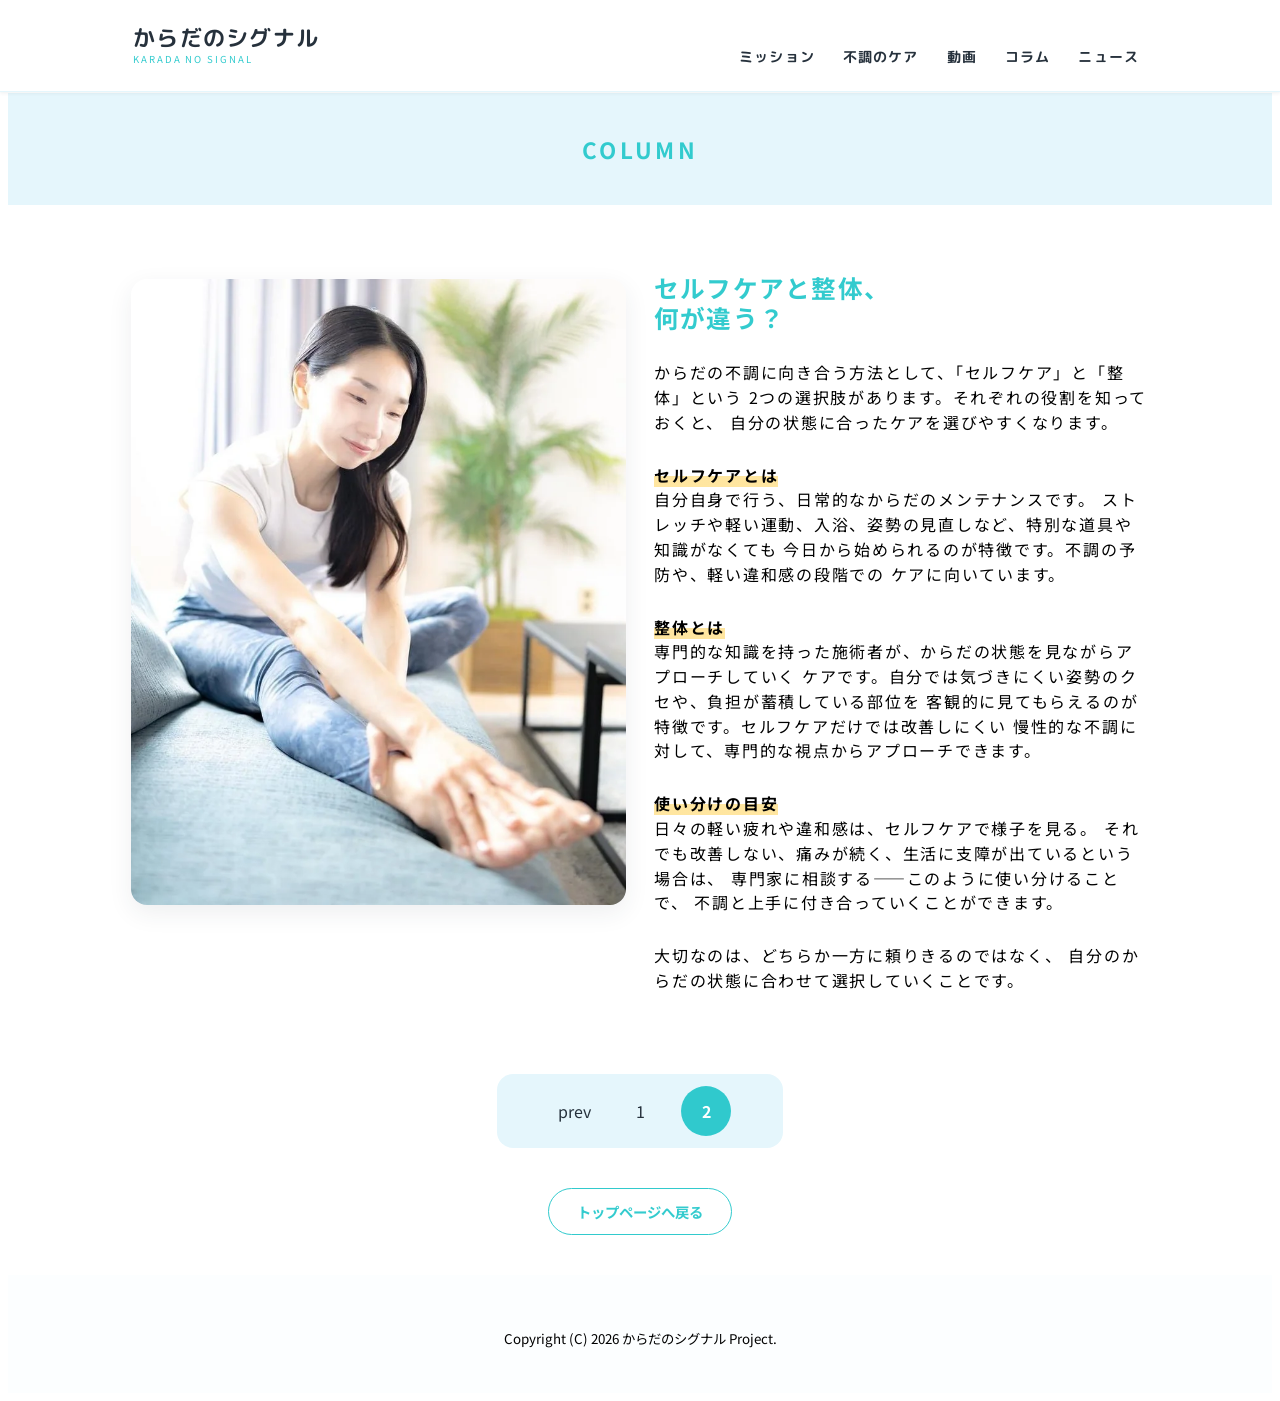
<file: topics2.html>
<!DOCTYPE html>
<html lang="ja">

<head>
    <meta charset="UTF-8">
    <meta name="viewport" content="width=device-width, initial-scale=1.0">
    <title>セルフケアと整体、何が違う？|からだのシグナル</title>
    <link rel="stylesheet" href="index.css">

    <link rel="preconnect" href="https://fonts.googleapis.com">
    <link
        href="https://fonts.googleapis.com/css2?family=Noto+Sans+JP:wght@400;700&family=M+PLUS+Rounded+1c:wght@700&display=swap"
        rel="stylesheet">
</head>

<body id="top">
    <header>
        <div class="header__inner">
            <a href="./index.html#top" class="logomark">
                からだのシグナル
                <small>KARADA NO SIGNAL</small>
            </a>

            <button class="hamburger" id="hamburger" aria-label="メニュー">
                <span></span>
                <span></span>
                <span></span>
            </button>
            <nav class="gnav" id="gnav">

                <ul class="gnav__list">
                    <li class="gnav__item">
                        <a href="./index.html#mission" class="gnav__link">
                            <span class="gnav__EN"><b>MISSION</b></span><br>
                            <span class="gnav__JA">ミッション</span>
                        </a>
                    </li>
                    <li class="gnav__item">
                        <a href="./index.html#profile" class="gnav__link">
                            <span class="gnav__EN"><b>CARE</b></span><br>
                            <span class="gnav__JA">不調のケア</span>
                        </a>
                    </li>
                    <li class="gnav__item">
                        <a href="./index.html#video" class="gnav__link">
                            <span class="gnav__EN"><b>VIDEO</b></span><br>
                            <span class="gnav__JA">動画</span>
                        </a>
                    </li>
                    <li class="gnav__item">
                        <a href="./index.html#topics" class="gnav__link">
                            <span class="gnav__EN"><b>COLUMN</b></span><br>
                            <span class="gnav__JA">コラム</span>
                        </a>
                    </li>
                    <li class="gnav__item">
                        <a href="./index.html#news" class="gnav__link">
                            <span class="gnav__EN"><b>NEWS</b></span><br>
                            <span class="gnav__JA">ニュース</span>
                        </a>
                    </li>
                </ul>

            </nav>
        </div>
    </header>

    <main>
        <article class="topics-detail">

            <div class="topics-detail__hero">
                <div class="topics-detail__inner">
                    <div class="topics-detail__heading">
                        <p class="topics-detail__label">COLUMN</p>
                    </div>
                </div>
            </div>

            <div class="topics-detail__inner">
                <div class="topics-detail__content">
                    <div class="topics-detail__photo">
                        <picture class="optimized-picture">
                            <source srcset="./img/column_selfcare_detail.webp" type="image/webp">
                            <img src="./img/column_selfcare_detail.jpg" alt="ストレッチをする様子" width="800" height="1012"
                                loading="lazy">
                        </picture>
                    </div>

                    <div class="topics-detail__body">
                        <h1>セルフケアと整体、<br>何が違う？</h1>
                        <p class="topics-detail__para">
                            からだの不調に向き合う方法として、「セルフケア」と「整体」という
                            2つの選択肢があります。それぞれの役割を知っておくと、
                            自分の状態に合ったケアを選びやすくなります。
                        </p>
                        <p class="topics-detail__para">
                            <span class="marker">セルフケアとは</span><br>
                            自分自身で行う、日常的なからだのメンテナンスです。
                            ストレッチや軽い運動、入浴、姿勢の見直しなど、特別な道具や知識がなくても
                            今日から始められるのが特徴です。不調の予防や、軽い違和感の段階での
                            ケアに向いています。
                        </p>
                        <p class="topics-detail__para">
                            <span class="marker">整体とは</span><br>
                            専門的な知識を持った施術者が、からだの状態を見ながらアプローチしていく
                            ケアです。自分では気づきにくい姿勢のクセや、負担が蓄積している部位を
                            客観的に見てもらえるのが特徴です。セルフケアだけでは改善しにくい
                            慢性的な不調に対して、専門的な視点からアプローチできます。
                        </p>
                        <p class="topics-detail__para">
                            <span class="marker">使い分けの目安</span><br>
                            日々の軽い疲れや違和感は、セルフケアで様子を見る。
                            それでも改善しない、痛みが続く、生活に支障が出ているという場合は、
                            専門家に相談する——このように使い分けることで、
                            不調と上手に付き合っていくことができます。
                        </p>
                        <p class="topics-detail__para">
                            大切なのは、どちらか一方に頼りきるのではなく、
                            自分のからだの状態に合わせて選択していくことです。
                        </p>
                    </div>

                </div>
            </div>

            <!-- ページナビゲーション -->
            <nav class="page-nav__topics">
                <div class="page-nav__list">
                    <a class="page-nav__item page-nav__item--prev" href="topics1.html">prev</a>
                    <a class="page-nav__item" href="topics1.html">1</a>
                    <span class="page-nav__item page-nav__item--current">2</span>
                </div>
            </nav>

        </article>

        <div class="toppage-wrap">
            <a href="./index.html#top" class="toppage">
                トップページへ戻る
            </a>
        </div>
    </main>

    <footer class="footer">
        <div class="footer__inner">
            <small>Copyright (C) 2026 からだのシグナル Project.</small>
        </div>
    </footer>

    <script>
        const hamburger = document.getElementById('hamburger');
        const gnav = document.getElementById('gnav');
        hamburger.addEventListener('click', function () {
            gnav.classList.toggle('is-open');
            hamburger.classList.toggle('is-open');
        })

        const gnavLinks = gnav.querySelectorAll('a');
        gnavLinks.forEach(function (link) {
            link.addEventListener('click', function () {
                gnav.classList.remove('is-open');
                hamburger.classList.remove('is-open');
            });
        });
    </script>

</body>

</html>
</file>
<file: index.css>
@charset "utf-8";

:root {
    /* からだのシグナル - デザイントークン（爽やかポップ版） */
    --color-primary: #24c7caee;
    /* ブルーグリーン（メイン） */
    --color-primary-soft: #e5f6fc;
    /* ブルーの淡色（セクション背景） */
    --color-primary-deep: #017177c8;
    /* ディープ（サブ） */
    --color-accent: #ffef12;
    /* イエロー（アクセント・警鐘） */
    --color-accent-text: #7A5400;
    /* 黄色背景の上で使う濃色テキスト */
    --color-bg-warm: #fff8de;
    /* イエローの淡色（セクション背景） */
    --color-bg-soft: #FFFFFF;
    /* ベース背景（白） */
    --color-surface: #FFFFFF;
    /* カード面 */
    --color-text: #26313C;
    /* 濃紺グレーのテキスト */
}

html {
    font-size: 16px;
}

body {
    font-family: "Noto Sans JP", sans-serif;
    padding-top: 85px;
}

/* スクリーンリーダー専用（見た目には出さない） */
.u-visually-hidden {
    position: absolute;
    width: 1px;
    height: 1px;
    padding: 0;
    margin: -1px;
    overflow: hidden;
    clip-path: inset(50%);
    white-space: nowrap;
    border: 0;
}

header {
    position: fixed;
    top: 0;
    left: 0;
    width: 100%;
    height: 92px;
    background: var(--color-surface);
    z-index: 100;
    border-bottom: 1px solid var(--color-primary-soft);
    box-sizing: border-box;
    box-shadow: 0 1px 4px rgba(38, 49, 60, 0.08);
}

.header__inner {
    max-width: 1018px;
    /* 1018px以下の時はウィンドウ幅に対して可変 */
    height: 100%;
    margin: 0 auto;
    padding: 0 6px 0px 2px;
    box-sizing: border-box;
    display: flex;
    justify-content: space-between;
    align-items: center;
}

.logomark {
    display: block;
    text-decoration: none;
    font-family: "M PLUS Rounded 1c", "Noto Sans JP", sans-serif;
    font-size: 1.35rem;
    font-weight: 700;
    letter-spacing: 0.06em;
    color: var(--color-text);
    line-height: 1.2;
}

.logomark small {
    display: block;
    font-family: "Noto Sans JP", sans-serif;
    font-size: 0.6rem;
    font-weight: 400;
    letter-spacing: 0.2em;
    color: var(--color-primary);
    margin-top: 2px;
}

.gnav__list {
    display: flex;
    justify-content: flex-end;
    list-style: none;
    align-items: center;
    margin: 0;
    padding: 0;
    box-sizing: border-box;
    gap: clamp(4px, 1.6vw, 20px);
}

.gnav__item {
    text-align: center;
    position: relative;
    padding: 0;
}

.gnav__link {
    display: block;
    text-align: center;
    padding: 8px 4px;
    text-decoration: none;
    color: var(--color-text);
    position: relative;
}

.gnav__EN {
    display: none;
}

.gnav__link b {
    font-weight: 400;
}

.gnav__link:hover {
    color: var(--color-primary);
}

.gnav__link::after {
    content: "";
    position: absolute;
    left: 50%;
    bottom: -2px;
    width: 0;
    height: 2px;
    background-color: var(--color-primary);
    transition: width 0.2s ease, left 0.2s ease;
}

.gnav__link:hover::after {
    width: 100%;
    left: 0;
}

.gnav__JA {
    display: block;
    font-size: 0.9rem;
    font-weight: 700;
    letter-spacing: 0.08em;
    color: inherit;
    font-family: "M PLUS Rounded 1c", "Noto Sans JP", sans-serif;
}

.gnav__item::before,
.gnav__item:last-child:after {
    content: none;
}

/* main */
.optimized-picture {
    display: block;
    width: 100%;
}

.hero__picture,
.video__placeholder > .optimized-picture {
    height: 100%;
}

.hero__split {
    display: grid;
    grid-template-columns: 1.2fr 1fr;
    min-height: 480px;
}

.hero__split .hero__img {
    width: 100%;
    height: 100%;
    object-fit: cover;
}

.hero__panel {
    display: flex;
    align-items: center;
    justify-content: flex-start;
    background-color: var(--color-primary-soft);
    padding: 40px 40px 40px calc(18% - 12px);
}

.hero__panel .hero__catch {
    color: var(--color-text);
    text-shadow: none;
    text-align: left;
}

.hero__catch {
    font-weight: 800;
    font-family: "M PLUS Rounded 1c", "Noto Sans JP", sans-serif;
    font-size: clamp(1.4rem, 1rem + 2.4vw, 3rem);
    letter-spacing: 0.02em;
    line-height: 1.23;
}

.hero__catch small {
    display: none;
}

/* ヒーローキャッチ：カビが広がるような不規則フェード */
.hero__catch-char {
    display: inline-block;
    opacity: 0;
    filter: blur(14px) saturate(0.4);
    transform: scale(0.78);
    color: #4a5c52;
    will-change: opacity, filter, transform, color;
    vertical-align: baseline;
}

.hero__catch-char--lead {
    font-size: 1.14em;
}

.hero__catch-char--rest {
    font-size: 0.86em;
}

/* 1文字だけの孤立改行（例：放 / 置）を防ぐ */
.hero__catch-nowrap {
    display: inline-block;
    white-space: nowrap;
    vertical-align: top;
}

/* 幅ごとの組みを切り替え（display:contents で子を親の行に参加させる） */
.hero__catch-layout--pc,
.hero__catch-layout--narrow {
    display: none;
}

.hero__catch-layout--wide {
    display: contents;
}

.hero__catch.is-molding .hero__catch-char {
    animation: hero-mold-in 1.42s cubic-bezier(0.15, 0.85, 0.25, 1) forwards;
    animation-delay: var(--mold-delay, 0s);
}

@keyframes hero-mold-in {
    0% {
        opacity: 0;
        filter: blur(16px) saturate(0.2);
        transform: scale(0.72);
        color: #3f5548;
        text-shadow: 0 0 12px rgba(70, 100, 80, 0.45);
    }

    35% {
        opacity: 0.45;
        filter: blur(8px) saturate(0.55);
        transform: scale(0.9);
        color: #3a4a42;
        text-shadow: 0 0 8px rgba(60, 90, 70, 0.3);
    }

    70% {
        opacity: 0.85;
        filter: blur(2px) saturate(0.85);
        transform: scale(1.02);
        color: var(--color-text);
        text-shadow: none;
    }

    100% {
        opacity: 1;
        filter: blur(0) saturate(1);
        transform: scale(1);
        color: var(--color-text);
        text-shadow: none;
    }
}

@media (prefers-reduced-motion: reduce) {
    .hero__catch-char {
        opacity: 1;
        filter: none;
        transform: none;
        color: inherit;
        animation: none !important;
    }
}


.mission {
    background-color: var(--color-bg-soft);
    padding: 0;
}

.mission__inner {
    max-width: 1018px;
    box-sizing: border-box;
    margin: 0 auto;
    padding: 0;
}

.mission__blue {
    background-color: var(--color-primary);
    max-width: 100%;
    overflow-x: clip;
}

.mission__blue .mission__inner {
    padding: 48px 20px;
    display: block;
}

.mission__medal {
    flex-shrink: 0;
    display: inline-flex;
    align-items: center;
    gap: 8px;
    width: auto;
    height: auto;
    padding: 10px 20px;
    border: none;
    border-radius: 999px;
    background-color: rgba(255, 255, 255, 0.18);
    color: var(--color-surface);
    line-height: 1;
}

.mission__medal-icon {
    font-size: 1.1rem;
    margin-bottom: 0;
}

.mission__medal-label {
    font-size: 0.62rem;
    letter-spacing: 0.15em;
    font-weight: 700;
}

.mission__text {
    color: var(--color-surface);
    font-family: "M PLUS Rounded 1c", "Noto Sans JP", sans-serif;
    text-align: left;
    width: fit-content;
    max-width: min(720px, 100%);
    /* 左揃えのまま、ブロック自体は中央に */
    margin: 0 auto;
    box-sizing: border-box;
}

/* .mission__text-1st, */
.mission__text-2nd {
    font-size: clamp(1.2rem, 1.025rem + 0.466vw, 1.5rem);
    color: var(--color-surface);
    font-weight: 500;
    line-height: 2;
    letter-spacing: 0.03em;
}

.mission__text-nowrap {
    display: inline-block;
    white-space: nowrap;
}

.mission__text-large1 {
    font-size: 1.15em;
    color: var(--color-accent);
    letter-spacing: 0.02em;
}

.mission__lime {
    background-color: var(--color-bg-warm);
    padding: 60px 0 64px;
    text-align: center;
    overflow-x: clip;
}

.mission__lime .mission__inner {
    /* CARE/COLUMNのinnerと同じ考え方で中身だけ幅を制限 */
    text-align: center;
}

.mission__catch {
    font-size: clamp(1.35rem, 1rem + 1.5vw, 2.3rem);
    font-weight: 700;
    color: var(--color-text);
    letter-spacing: 0.05em;
    font-family: "M PLUS Rounded 1c", "Noto Sans JP", sans-serif;
    margin: 0;
    padding-bottom: 16px;
    line-height: 1.6;
    text-align: center;
    max-width: 100%;
    box-sizing: border-box;
}

/* 通常は2行（〜プロジェクトが / 生まれました。）、狭い幅だけ3行 */
.mission__catch-nowrap,
.mission__catch-wide {
    display: inline-block;
    white-space: nowrap;
    max-width: 100%;
}

.mission__catch-narrow,
.mission__catch-br--narrow {
    display: none;
}

.mission__point {
    margin-top: 10px;
    text-align: left;
}

.mission__point-badge {
    display: inline-flex;
    align-items: center;
    gap: 8px;
    margin-bottom: 10px;
    padding: 8px 20px;
    border-radius: 999px;
    background-color: var(--color-bg-soft);
    color: var(--color-primary-deep);
    font-weight: 700;
    font-size: 0.85rem;
    letter-spacing: 0.1em;
}

.mission__point-icon {
    width: 1.15rem;
    height: 1.15rem;
    flex: none;
    display: block;
    object-fit: contain;
}

.mission__point-box {
    position: relative;
    background-color: var(--color-surface);
    padding: 32px clamp(20px, 4vw, 44px) 32px;
    color: var(--color-text);
    font-size: clamp(1.05rem, 0.95rem + 0.5vw, 1.3rem);
    line-height: 1.9;
    text-align: left;
    letter-spacing: 0.03em;
    font-family: "M PLUS Rounded 1c", "Noto Sans JP", sans-serif;
    border-radius: 20px;
    box-shadow: 0 10px 26px rgba(0, 0, 0, 0.08);
}

.mission__point-text {
    padding: 0;
    margin: 0 auto 14px;
    text-align: left;
    width: fit-content;
    max-width: 100%;
}

.u-mark {
    font-weight: 700;
    color: var(--color-primary);
}

.point-text-small {
    font-size: clamp(0.8rem, 0.75rem + 0.25vw, 0.92rem);
    text-align: left;
    margin-top: 12px;
    letter-spacing: 0.06em;
    font-family: "M PLUS Rounded 1c", "Noto Sans JP", sans-serif;
    display: block;
    color: #6b7580;
}

.mission__point-note {
    margin-top: 20px;
    font-size: clamp(0.85rem, 0.8rem + 0.3vw, 1rem);
    color: #585858;
    background-color: var(--color-primary-soft);
    border-radius: 14px;
    padding: 16px 20px;
    text-align: left;
    letter-spacing: 0.02em;
    font-family: "Noto Sans JP";
    line-height: 1.7;
}

.mission__btn,
.cta__btn {
    display: inline-block;
    margin-top: 32px;
    padding: 18px 44px;
    background-color: var(--color-primary);
    color: var(--color-surface);
    font-family: "M PLUS Rounded 1c", "Noto Sans JP", sans-serif;
    font-size: 1.05rem;
    letter-spacing: 0.1em;
    text-decoration: none;
    border-radius: 999px;
    transition: background-color 0.2s ease, transform 0.2s ease;
}

.mission__btn {
    margin-top: 42px;
}

.mission__btn:hover,
.cta__btn:hover {
    background-color: var(--color-primary-deep);
    transform: translateY(-2px);
}


.profile {
    background-color: var(--color-primary-soft);
    padding: 50px 0 54px;
    overflow-x: clip;
}

.profile__inner {
    max-width: 1018px;
    margin: 0 auto;
    padding: 0 0;
    box-sizing: border-box;
}

/* .profile__heading{
            display: flex;
            align-items: center;
            gap: 16px;
        } */

.profile__heading-deco {
    display: block;
}

.profile__heading h2 {
    font-family: "M PLUS Rounded 1c", "Noto Sans JP", sans-serif;
    font-size: 2.4rem;
    font-weight: 800;
    color: var(--color-text);
    letter-spacing: 0.04em;
    margin: 0;
    line-height: 1.2;
}

.profile__heading-deco::before {
    content: "不調から探す";
    display: inline-block;
    margin-bottom: 10px;
    padding: 4px 14px;
    background-color: var(--color-bg-soft);
    color: var(--color-primary-deep);
    font-size: 0.75rem;
    font-weight: 700;
    letter-spacing: 0.15em;
    border-radius: 999px;
}

.profile__heading-deco::after {
    content: none;
}

.profile__lead {
    margin-top: 8px;
    margin-bottom: 38px;
    font-size: 1.1rem;
    color: var(--color-text);
}

.profile__6cards {
    display: grid;
    grid-template-columns: repeat(3, 1fr);
    gap: 50px 36px;
}

.profile__card-link {
    display: flex;
    flex-direction: column;
    height: 100%;
    text-decoration: none;
    color: inherit;
}

.profile__card {
    background-color: var(--color-surface);
    box-sizing: border-box;
    border-radius: 20px;
    overflow: hidden;
    box-shadow: 0 8px 24px rgba(38, 49, 60, 0.08);
    transition: transform 0.2s ease, box-shadow 0.2s ease;
}

.profile__card-link:hover .profile__card {
    transform: translateY(-6px);
    box-shadow: 0 16px 32px rgba(38, 49, 60, 0.14);
}

.profile__card > .optimized-picture {
    aspect-ratio: 4 / 3;
    overflow: hidden;
}

.profile__photo {
    width: 100%;
    height: 100%;
    object-fit: cover;
    display: block;
}

.profile__name {
    font-size: 1.1rem;
    font-weight: 700;
    color: var(--color-text);
    padding: 18px 20px 0;
    margin: 0;
}

.profile__kana {
    display: block;
    margin-top: 2px;
    font-size: 0.75rem;
    font-weight: 400;
    letter-spacing: 0;
    color: #8b95a1;
}

.profile__arrow {
    display: none;
}

.profile__caption {
    font-size: 0.92rem;
    color: var(--color-text);
    padding: 8px 20px 20px;
    line-height: 1.6;
    letter-spacing: 0.02em;
}

.profile__footer {
    margin-top: 48px;
    text-align: center;
    font-size: 1.4rem;
    font-weight: 700;
    color: var(--color-primary-deep);
    max-width: 100%;
    box-sizing: border-box;
}

.profile__footer-nowrap {
    display: inline-block;
    white-space: nowrap;
    max-width: 100%;
}


.video {
    background-color: var(--color-bg-soft);
    padding: 50px 0 98px;
}

.video__inner {
    max-width: 1018px;
    margin: 0 auto;
    padding: 0 0;
    box-sizing: border-box;
}

/* .video__heading{
            display: flex;
            align-items: center;
            gap: 16px;
        } */

.video__heading-deco {
    display: block;
}

.video__heading h2 {
    font-family: "M PLUS Rounded 1c", "Noto Sans JP", sans-serif;
    font-size: 2.4rem;
    font-weight: 800;
    color: var(--color-text);
    letter-spacing: 0.04em;
    margin: 0;
    line-height: 1.2;
}

.video__heading-deco::before {
    content: "動画で見る";
    display: inline-block;
    margin-bottom: 10px;
    padding: 4px 14px;
    background-color: var(--color-primary-soft);
    color: var(--color-primary-deep);
    font-size: 0.75rem;
    font-weight: 700;
    letter-spacing: 0.15em;
    border-radius: 999px;
}

.video__lead {
    font-size: 1.05rem;
    color: var(--color-text);
    margin: 8px 0 38px;
}

.video-slider {
    --slider-gap: 20px;
    --slides-per-view: 1;
}

.video-slider__viewport {
    position: relative;
    overflow: hidden;
    touch-action: pan-y;
}

.video-slider__track {
    display: flex;
    gap: var(--slider-gap);
    transition: transform 0.6s ease;
    will-change: transform;
}

.video-slider__track.is-static {
    transition: none;
}

.video-slider__slide {
    flex: 0 0 calc((100% - (var(--slides-per-view) - 1) * var(--slider-gap)) / var(--slides-per-view));
    min-width: 0;
    height: auto;
}

.video-slider__pagination {
    display: flex;
    justify-content: center;
    gap: 8px;
    min-height: 10px;
    margin-top: 18px;
}

.video-slider__dot {
    width: 8px;
    height: 8px;
    padding: 0;
    border: 0;
    border-radius: 50%;
    background-color: var(--color-primary);
    opacity: 0.3;
    cursor: pointer;
    transition: opacity 0.2s ease, transform 0.2s ease;
}

.video-slider__dot.is-active {
    opacity: 1;
    transform: scale(1.2);
}

.video-slider__button {
    position: absolute;
    top: 50%;
    z-index: 2;
    width: 40px;
    height: 40px;
    padding: 0;
    border: 0;
    background-color: rgba(255, 255, 255, 0.8);
    border-radius: 50%;
    box-shadow: 0 4px 12px rgba(38, 49, 60, 0.15);
    color: var(--color-primary);
    cursor: pointer;
    transform: translateY(-50%);
}

.video-slider__button::before {
    content: "";
    display: block;
    width: 10px;
    height: 10px;
    margin: auto;
    border-top: 2px solid currentColor;
    border-right: 2px solid currentColor;
}

.video-slider__button--prev {
    left: 10px;
}

.video-slider__button--prev::before {
    transform: translateX(2px) rotate(-135deg);
}

.video-slider__button--next {
    right: 10px;
}

.video-slider__button--next::before {
    transform: translateX(-2px) rotate(45deg);
}

.video-slider__button:focus-visible,
.video-slider__dot:focus-visible {
    outline: 3px solid var(--color-accent);
    outline-offset: 3px;
}

@media screen and (min-width: 769px) {
    .video-slider {
        --slider-gap: 28px;
        --slides-per-view: 2;
    }
}

@media (prefers-reduced-motion: reduce) {
    .video-slider__track {
        transition: none;
    }
}

.video__placeholder {
    position: relative;
    width: 100%;
    aspect-ratio: 16 / 9;
    border-radius: 20px;
    overflow: hidden;
    box-shadow: 0 8px 24px rgba(38, 49, 60, 0.1);
}

.video__placeholder-img {
    width: 100%;
    height: 100%;
    object-fit: cover;
    display: block;
    filter: brightness(0.55);
}

.video__placeholder-text {
    position: absolute;
    inset: 0;
    display: flex;
    align-items: center;
    justify-content: center;
    flex-direction: column;
    color: var(--color-surface);
    font-weight: 700;
    font-size: 0.9rem;
    line-height: 1.8;
    text-align: center;
    letter-spacing: 0.05em;
}

.video__caption {
    max-width: 860px;
    margin: 12px auto 0;
    text-align: center;
    font-size: 0.95rem;
    color: #8b95a1;
}


.topics {
    padding: 50px 0 80px;
    background-color: var(--color-primary-soft);
}

.topics__inner {
    max-width: 1018px;
    margin: 0 auto;
    padding: 0 0;
    box-sizing: border-box;
}

.topics__heading {
    display: block;
}

.topics__heading h2 {
    font-family: "M PLUS Rounded 1c", "Noto Sans JP", sans-serif;
    font-size: 2.4rem;
    font-weight: 800;
    color: var(--color-text);
    letter-spacing: 0.04em;
    margin: 0;
    line-height: 1.2;
}

.topics__heading::before {
    content: "コラム";
    display: inline-block;
    margin-bottom: 10px;
    padding: 4px 14px;
    background-color: var(--color-surface);
    color: var(--color-primary-deep);
    font-size: 0.75rem;
    font-weight: 700;
    letter-spacing: 0.15em;
    border-radius: 999px;
}

.topics__heading::after {
    content: none;
}

.topics__lead {
    margin-top: 8px;
    margin-bottom: 38px;
    font-size: 1.1rem;
    color: var(--color-text);
}

.topics__3cards {
    display: grid;
    grid-template-columns: repeat(3, 1fr);
    gap: 32px;
    margin-top: 28px;
}

.topics__card-link {
    display: block;
    text-decoration: none;
    color: inherit;
}

.topics__card {
    background-color: var(--color-surface);
    box-sizing: border-box;
    padding: 0;
    border-radius: 20px;
    overflow: hidden;
    box-shadow: 0 8px 24px rgba(38, 49, 60, 0.08);
    transition: transform 0.2s ease, box-shadow 0.2s ease;
}

.topics__card-link:hover .topics__card {
    transform: translateY(-6px);
    box-shadow: 0 16px 32px rgba(38, 49, 60, 0.14);
}

.topics__photowrap > .optimized-picture {
    aspect-ratio: 4 / 3;
    overflow: hidden;
}

.topics__photo {
    width: 100%;
    height: 100%;
    object-fit: cover;
    display: block;
}

.topics__photowrap {
    position: relative;
    /* new画像の絶対配置の基準にする */
    line-height: 0;
}

.topics__photowrap::after {
    content: "";
    position: absolute;
    inset: 0;
    background-image: linear-gradient(rgba(255, 255, 255, 0.2), rgba(255, 255, 255, 0.2));
    opacity: 0;
    transition: 0.3s ease;
    /* 変化を滑らかに */
}

.topics__card:hover .topics__photowrap::after {
    opacity: 1;
    /* ホバー時だけ表示 */
}

.topics__new {
    position: absolute;
    top: 14px;
    left: 14px;
    z-index: 2;
    padding: 4px 14px;
    background-color: var(--color-accent);
    color: var(--color-accent-text);
    font-size: 0.75rem;
    letter-spacing: 0.1em;
    font-weight: 700;
    border-radius: 999px;
}

.topics__caption {
    font-size: 1rem;
    font-weight: 700;
    color: var(--color-text);
    padding: 16px 20px 20px;
    line-height: 1.6;
    margin: 0;
}


.cta {
    background-color: var(--color-bg-warm);
    padding: 12px 0 54px;
    text-align: center;
}

.cta__inner {
    max-width: 1018px;
    margin: 0 auto;
    padding: 0 0;
    box-sizing: border-box;
}

.cta__heading {
    font-size: 1.6rem;
    font-weight: 900;
    color: var(--color-text);
    line-height: 1.4;
    font-feature-settings: "palt";
    letter-spacing: -0.08em;
    font-family: "M PLUS Rounded 1c", "Noto Sans JP", sans-serif;
}

.cta__heading-line {
    display: inline-block;
    white-space: nowrap;
}

.cta__br--sp {
    display: none;
}

.cta__heading::first-line {
    letter-spacing: 0.15em;
}

.cta__catch {
    margin-top: 20px;
    display: flex;
    justify-content: center;
    align-items: center;
    gap: 12px;
}

.cta__catch--text {
    font-size: 1.7rem;
    color: var(--color-text);
    line-height: 1.3;
    text-align: center;
    letter-spacing: 0.12em;
    font-family: "M PLUS Rounded 1c", "Noto Sans JP", sans-serif;
    margin: -8px 0;
}



.news {
    background-color: var(--color-primary-soft);
    padding: 48px 0 64px;
}

.news__inner {
    max-width: 1018px;
    margin: 0 auto;
    padding: 0 0;
    box-sizing: border-box;
}

.news__heading {
    display: block;
    margin-bottom: 12px;
}

.news__heading h2 {
    font-family: "M PLUS Rounded 1c", "Noto Sans JP", sans-serif;
    font-size: 2.4rem;
    font-weight: 800;
    color: var(--color-text);
    letter-spacing: 0.04em;
    margin: 0;
    line-height: 1.2;
}

.news__heading::before {
    content: "最新情報";
    display: inline-block;
    margin-bottom: 10px;
    padding: 4px 14px;
    background-color: var(--color-bg-soft);
    color: var(--color-primary-deep);
    font-size: 0.75rem;
    font-weight: 700;
    letter-spacing: 0.15em;
    border-radius: 999px;
}

.news__heading::after {
    content: none;
}

.profile__heading-deco::before,
.video__heading-deco::before,
.topics__heading::before,
.news__heading::before {
    padding-left: 34px;
    background-image: url("./img/mission-sprout.png");
    background-repeat: no-repeat;
    background-position: 12px center;
    background-size: 1rem 1rem;
}

.news__list {
    list-style: none;
    padding-left: 0;
    margin-top: 24px;
}

.news__list>li {
    margin: 0;
}

.news__item {
    text-align: left;
    padding: 24px;
    border-radius: 16px;
    background-color: var(--color-bg-soft);
}

.news__date {
    display: block;
    color: var(--color-primary);
    font-weight: 700;
    letter-spacing: 0.1em;
    font-size: 0.85rem;
}

.news__date em {
    font-style: normal;
    color: var(--color-accent-text);
    background-color: var(--color-accent);
    padding: 1px 8px;
    border-radius: 999px;
    margin-left: 6px;
    font-size: 0.75rem;
}

.news__title {
    margin-top: 10px;
    margin-bottom: 0;
    color: var(--color-text);
    font-weight: 700;
    font-size: 1.05rem;
    letter-spacing: 0.02em;
}

.news__text {
    margin-top: 6px;
    margin-bottom: 0;
    color: var(--color-text);
    line-height: 1.7;
    font-size: 0.9rem;
    overflow-wrap: break-word;
}


.pagetop-wrap {
    position: fixed;
    right: 20px;
    bottom: 20px;
    z-index: 90;
    opacity: 0;
    visibility: hidden;
    transform: translateY(8px);
    transition: opacity 0.3s ease, visibility 0.3s ease, transform 0.3s ease;
}

.pagetop-wrap.is-visible {
    opacity: 1;
    visibility: visible;
    transform: translateY(0);
}

.pagetop {
    display: inline-flex;
    align-items: center;
    justify-content: center;
    width: 48px;
    height: 48px;
    border-radius: 50%;
    background-color: var(--color-primary);
    color: var(--color-surface);
    font-size: 1rem;
    box-shadow: 0 6px 16px rgba(38, 49, 60, 0.2);
    transition: background-color 0.2s ease, transform 0.2s ease;
}

.pagetop:hover {
    background-color: var(--color-primary-deep);
    transform: translateY(-3px);
}

.pagetop__icon {
    width: 1.2rem;
    height: 1.2rem;
    fill: none;
    stroke: currentColor;
    stroke-width: 2;
    stroke-linecap: round;
    stroke-linejoin: round;
}


.footer {
    background-color: rgba(251, 254, 255, 0.602);
    padding: 38px 0 32px;
}

.footer__inner {
    max-width: 1018px;
    margin: 0 auto;
    padding: 12px 20px;
    box-sizing: border-box;
    text-align: center;
}

.footer__logo {
    font-family: "M PLUS Rounded 1c", "Noto Sans JP", sans-serif;
    font-weight: 700;
    font-size: 1.17rem;
    color: var(--color-text);
    margin: 0;
    letter-spacing: 0.06em;
}

.footer__logo-En {
    display: block;
    margin: 0 0 22px;
    font-size: 0.6rem;
    letter-spacing: 0.2em;
    color: var(--color-primary);
}

.footer__nav {
    display: flex;
    justify-content: center;
    flex-wrap: wrap;
    gap: 20px;
    list-style: none;
    padding: 0;
    margin: 0 0 24px;
}

.footer__nav a {
    color: var(--color-text);
    text-decoration: none;
    font-size: 0.85rem;
    font-weight: 500;
}

.footer__nav a:hover {
    color: var(--color-primary);
}

.footer__copyright,
.footer__notice {
    color: #8b95a1;
    font-size: 0.8rem;
}

.footer__copyright {
    display: inline-block;
    margin-top: 10px;
}



/* ==================
   プロフィール詳細ページ
================== */
.profile-detail {
    padding-bottom: 0;
}

.profile-detail__hero {
    background-color: var(--color-primary-soft);
    padding: 40px 0;
    margin-bottom: 66px;
}

.profile-detail__inner {
    max-width: 1018px;
    width: 100%;
    margin: 0 auto;
    padding: 0 24px;
    box-sizing: border-box;
}

.profile-detail__heading {
    display: block;
    text-align: center;
}

.profile-detail__heading h2,
.profile-detail__label {
    font-size: 1.4rem;
    font-weight: 700;
    color: var(--color-primary);
    letter-spacing: 0.15em;
    margin: 0;
}

.profile-detail__content {
    display: grid;
    grid-template-columns: 1fr 1fr;
    gap: 28px;
    align-items: start;
}

.profile-detail__photo {
    margin-top: 8px;
    min-width: 0;
    /* グリッドアイテムがはみ出さないためのおまじない */
}

.profile-detail__photo img {
    width: 100%;
    height: auto;
    display: block;
    border-radius: 16px;
    /* トップページのカードと言語を合わせる */
    box-shadow: 0 8px 24px rgba(38, 49, 60, 0.08);
}

.profile-detail__body {
    margin-top: 2px;
    min-width: 0;
}

.profile-detail__body h3,
.profile-detail__body h1 {
    font-size: 1.65rem;
    font-weight: 700;
    color: var(--color-primary);
    margin-top: 0;
    margin-bottom: 30px;
    letter-spacing: 0.1em;
}

/* .profile-detail__info dl{
                display: grid;
                grid-template-columns: auto 1fr;
                gap: 8px 16px;
                align-items: baseline;
            } */
.profile-detail__info dt {
    font-size: 1rem;
    color: var(--color-text);
    font-weight: 700;
    margin-top: 22px;
    letter-spacing: 0.1em;
}

.profile-detail__info dd {
    font-size: 1rem;
    color: var(--color-text);
    line-height: 1.8;
    margin-left: 0;
    letter-spacing: 0.1em;
}

.arrow {
    color: var(--color-accent);
}

.profile-detail__note {
    margin-top: 28px;
    padding-top: 20px;
    border-top: 1px solid var(--color-primary-soft);
    font-size: 0.95rem;
    line-height: 1.8;
    color: var(--color-text);
    letter-spacing: 0.05em;
}


.page-nav__profile {
    text-align: center;
    margin: 40px 0 0;
    padding: 20px 0;
}

.page-nav__list {
    display: inline-block;
    padding: 12px 44px;
    background-color: var(--color-primary-soft);
    border-radius: 16px;
}

.page-nav__item {
    font-size: 1em;
    line-height: 50px;
    display: block;
    float: left;
    transition: 400ms ease;
    color: var(--color-text);
    border-radius: 50%;
    width: 50px;
    height: 50px;
    /* 円の形 */
    margin: 0px 0.5em;
    text-align: center;
    text-decoration: none;
}

.page-nav__item:hover,
.page-nav__item--current {
    font-weight: bold;
    color: var(--color-surface);
    background-color: var(--color-primary);
}

.page-nav__item--prev:hover,
.page-nav__item--next:hover {
    color: var(--color-primary);
    background-color: transparent;
}


.toppage-wrap {
    max-width: 1018px;
    margin: 30px auto 30px;
    padding: 0 30px 10px;
    text-align: center;
}

.toppage {
    display: inline-flex;
    align-items: center;
    gap: 6px;
    padding: 12px 28px;
    border: 1.5px solid var(--color-primary);
    border-radius: 999px;
    color: var(--color-primary);
    text-decoration: none;
    font-weight: 700;
    font-size: 0.9rem;
    transition: background-color 0.2s ease, color 0.2s ease;
}

.toppage:hover {
    background-color: var(--color-primary);
    color: var(--color-surface);
}





/* ==================
   トピックス詳細ページ
================== */
.topics-detail {
    padding-bottom: 0;
}

.topics-detail__hero {
    background-color: var(--color-primary-soft);
    padding: 40px 0;
    margin-bottom: 66px;
}

.topics-detail__inner {
    max-width: 1018px;
    margin: 0 auto;
    padding: 0 0;
    box-sizing: border-box;
}

.topics-detail__heading {
    display: block;
    text-align: center;
}

.topics-detail__heading h2,
.topics-detail__label {
    font-size: 1.4rem;
    font-weight: 700;
    color: var(--color-primary);
    letter-spacing: 0.15em;
    margin: 0;
}

.topics-detail__content {
    display: grid;
    grid-template-columns: 1fr 1fr;
    gap: 28px;
    align-items: start;
}

.topics-detail__photo {
    margin-top: 8px;
    min-width: 0;
}

.topics-detail__photo img {
    width: 100%;
    height: auto;
    display: block;
    border-radius: 16px;
    /* トップページのカードと言語を合わせる */
    box-shadow: 0 8px 24px rgba(38, 49, 60, 0.08);
}

.topics-detail__body {
    margin-top: 2px;
    margin-bottom: 60px;
    min-width: 0;
}

.topics-detail__body h3,
.topics-detail__body h1 {
    font-size: 1.54rem;
    font-weight: 700;
    color: var(--color-primary);
    margin-top: 0;
    /* margin-bottom: 5px; */
    letter-spacing: 0.05em;
    line-height: 1.2;
}

.topics-detail__para {
    line-height: 1.55;
    letter-spacing: 0.11em;
    margin-top: 28px;
}

.marker {
    background: linear-gradient(transparent 55%, rgba(255, 199, 44, 0.45) 55%);
    font-weight: 700;
}

.page-nav__topics {
    text-align: center;
    margin: 0 0;
    padding: 5px 0;
}





/* =============================================
   レスポンシブ対応（SP） - ブレークポイント 768px
   ============================================= */

/* ハンバーガーボタン全体のスタイル（透明なボタンにする） */
.hamburger {
    background: none;
    border: none;
    outline: none;
    cursor: pointer;
    position: relative;
    width: 30px;
    height: 24px;
    padding: 0;
    z-index: 100;
    display: none;
    /* 基本（PCサイズ）は非表示 */
}

/* 三本線の共通スタイル */
.hamburger span {
    position: absolute;
    left: 0;
    width: 100%;
    height: 2px;
    /* 線の太さ */
    background-color: #333333;
    border-radius: 2px;
    transition: all 0.3s ease;
    /* 開閉時のアニメーション用 */
}

/* 1本目・2本目・3本目の線の位置固定 */
.hamburger span:nth-child(1) {
    top: 0;
}

.hamburger span:nth-child(2) {
    top: 11px;
}

.hamburger span:nth-child(3) {
    bottom: 0;
}

/* メニューが開いたとき（is-open時）にバツ印にアニメーションさせる場合 */
#hamburger.is-open span:nth-child(1) {
    transform: translateY(11px) rotate(-45deg);
}

#hamburger.is-open span:nth-child(2) {
    opacity: 0;
    /* 真ん中の線を消す */
}

#hamburger.is-open span:nth-child(3) {
    transform: translateY(-11px) rotate(45deg);
}


@media screen and (max-width: 768px) {

    /* ===== HEADER ===== */
    body {
        padding-top: 85px;
    }

    header {
        height: 92px;
    }

    .header__inner {
        padding: 0 16px;
        position: relative;
    }

    .logomark {
        font-size: 1.1rem;
    }

    .hamburger {
        display: block;
    }

    /* グローバルナビ：縦並びドロワー */
    .gnav {
        display: none;
        position: fixed;
        top: 80px;
        left: 0;
        width: 100vw;
        background: var(--color-surface);
        z-index: 200;
        border-top: 1px solid #eee;
        box-shadow: 0 4px 8px rgba(0, 0, 0, 0.12);
    }

    .gnav.is-open {
        display: block;
    }

    .gnav__list {
        flex-direction: column;
        margin: 0;
        gap: 0;
    }

    .gnav__item {
        min-width: unset;
        width: 100%;
        border-bottom: 1px solid #eee;
        text-align: center;
    }

    .gnav__item::before,
    .gnav__item:last-child::after {
        display: none;
    }

    .gnav__link {
        padding: 14px 20px;
        display: block;
    }

    /* ===== HERO ===== */
    .hero__img {
        width: 100%;
        /* height: auto; */
        /* display: block; */
        translate: 0 0;
    }

    .hero__catch-char--lead {
        font-size: 1.22em;
    }

    .hero__catch-char--rest {
        font-size: 0.84em;
    }

    /* .hero__catch {
        はみ出しても文字を潰さない設定
        white-space: nowrap; 
        bottom: 28px;
        top: calc(14.5vw + 120px); 
        font-size: clamp(1.3rem, 7.3vw + 0.75rem, 4.25rem);   
        transform: translate(-50%, 0); 
        width: auto;
        z-index: 10;
    } */


    /* ===== MISSION ===== */
    .mission__inner {
        padding: 0 0;
        margin: 0 20px 0;
    }

    .mission__blue .mission__inner {
        padding: 28px 4px;
        gap: 8px;
        max-width: 100%;
        box-sizing: border-box;
    }

    .mission__text {
        line-height: 1.7;
    }

    .mission__text-1st,
    .mission__text-2nd {
        font-size: calc(clamp(1rem, 1.4vw + 0.96rem, 1.2rem) * 0.95);
        letter-spacing: 0.06em;
    }

    .mission__text-3rd {
        font-size: clamp(1rem, 1.4vw + 0.96rem, 1.2rem);
        letter-spacing: 0.06em;
    }

    .mission__text-large1 {
        font-size: clamp(1rem, 1.4vw + 0.96rem, 1.2rem);
        letter-spacing: 0.06em;
    }

    .mission__text-large2 {
        font-size: clamp(1rem, 1.4vw + 0.96rem, 1.2rem);
        letter-spacing: 0.2em;
    }

    .mission__catch {
        padding: 0 24px 16px;
    }

    .mission__catch-large {
        font-size: 2.2rem;
    }

    .mission__point-badge {
        gap: 7px;
        padding: 6px 16px;
        font-size: 0.78rem;
        letter-spacing: 0.09em;
        margin-bottom: 8px;
    }

    .mission__point-icon {
        width: 1.05rem;
        height: 1.05rem;
    }

    .mission__point-box {
        padding: 28px 30px 20px;
    }

    .mission__point-text {
        font-size: 1.07rem;
        font-weight: 700;
        text-align: left;
        letter-spacing: 0.1em;
    }

    .mission__point-text br {
        display: none;
    }

    .u-mark {
        text-decoration: none;
    }

    .point-text-small {
        padding-top: 8px;
        letter-spacing: 0.1em;
    }

    .mission__point-note {
        letter-spacing: 0.1em;
        line-height: 1.6;
        border-left: none;
    }

    .mission__lime {
        padding: 44px 0 54px;
    }

    .mission__lime img {
        max-width: 100%;
        height: auto;
    }


    /* ===== PROFILE（トップページ） ===== */
    .profile__heading h2,
    .video__heading h2,
    .topics__heading h2,
    .news__heading h2 {
        font-size: calc(2.4rem - 8px);
    }

    .profile__inner {
        padding: 0 20px;
        margin-top: -8px;
    }

    .profile__6cards {
        grid-template-columns: repeat(2, 1fr);
        gap: 26px 20px;
        padding: 0;
    }

    .profile__name {
        font-size: 0.95rem;
        padding: 10px 12px 0;
    }

    .profile__kana {
        font-size: 0.65rem;
    }

    .profile__caption {
        font-size: 0.68rem;
        padding: 0 10px 5px;
        line-height: 1.4;
    }

    .profile__footer {
        font-size: 1.2rem;
        letter-spacing: 0.04em;
        padding: 48px 8px 0;
        margin: 0 0 6px;
        font-feature-settings: "palt";
    }

    .profile__footer-nowrap {
        display: block;
        text-align: center;
    }

    /* ===== VIDEO ===== */
    .video__inner {
        padding: 0 20px;
        margin-top: -8px;
    }

    .video__4vids {
        grid-template-columns: 1fr;
        gap: 60px;
        padding: 0 40px;
    }

    .video__caption {
        margin-left: 0;
        margin-bottom: 50px;
    }

    /* ===== TOPICS（トップページ） ===== */
    .topics__inner {
        padding: 0 20px;
        margin-top: -8px;
    }

    .topics__3cards {
        grid-template-columns: 1fr;
        gap: 34px;
        padding: 0 40px;
    }

    .topics__new {
        top: 14px;
        left: 22px;
        padding: 7px 21px;
        font-size: 1.05rem;
        letter-spacing: 0.12em;
    }

    /* ===== CTA ===== */
    .cta__inner {
        padding: 0 20px;
    }

    .cta__heading {
        font-size: 1.1rem;
    }

    .cta__br--sp {
        display: revert;
    }

    .cta__catch {
        flex-direction: row;
        align-items: center;
        gap: 6px;
    }

    .cta__catch--text {
        font-size: 1.1rem;
        margin: 0;
        transform: translate(0, 8px);
        letter-spacing: 0.19em;
    }

    .cta__deco {
        width: 60px;
        height: auto;
        max-width: none;
        flex-shrink: 0;
        margin-top: 26px;
    }

    /* ===== NEWS ===== */
    .news__inner {
        padding: 0 20px;
        margin-top: -8px;
    }

    /* ===== FOOTER ===== */
    .footer__inner {
        padding: 0 20px;
        font-size: clamp(0.9rem, 0.762rem + 0.69vw, 1.2rem);
    }

    /* ニュースだけ1つ下段に落ちないよう、上3・下2で整列 */
    .footer__nav {
        display: grid;
        grid-template-columns: repeat(6, max-content);
        justify-content: center;
        justify-items: center;
        column-gap: 22px;
        row-gap: 7px;
    }

    .footer__nav li:nth-child(1) {
        grid-column: 1 / 3;
    }

    .footer__nav li:nth-child(2) {
        grid-column: 3 / 5;
    }

    .footer__nav li:nth-child(3) {
        grid-column: 5 / 7;
    }

    .footer__nav li:nth-child(4) {
        grid-column: 2 / 4;
    }

    .footer__nav li:nth-child(5) {
        grid-column: 4 / 6;
    }

    .footer__nav a {
        font-size: 0.8rem;
    }

    .pagetop-wrap {
        padding: 20px 20px 0;
    }


    /* ===== profile1//2 詳細ページ ===== */
    .profile-detail__inner {
        padding: 0 20px;
    }

    .profile-detail__content {
        grid-template-columns: 1fr;
        gap: 20px;
    }

    .profile-detail__photo {
        width: 100%;
        margin-top: 0;
    }

    .profile-detail__body {
        width: 100%;
    }

    .page-nav__list {
        display: flex;
        justify-content: center;
        align-items: center;
        width: auto;
        box-sizing: border-box;
        margin-left: 20px;
        margin-right: 20px;
        overflow-x: auto;
        gap: 4px;
    }

    .page-nav__item {
        flex-shrink: 0;
    }

    .toppage-wrap {
        padding: 0 20px 35px;
    }


    /* ===== topics1//2 詳細ページ ===== */
    .topics-detail__inner {
        padding: 0 20px;
    }

    .topics-detail__content {
        grid-template-columns: 1fr;
    }

    .topics-detail__photo {
        margin-bottom: 20px;
    }

    .topics-detail__body h3,
    .topics-detail__body h1 {
        font-size: 1.3rem;
    }

    .page-nav__topics .page-nav__list {
        justify-content: center;
    }

}

/* 狭い幅ではヒーローを画像とテキスト半々に */
@media screen and (max-width: 600px) {
    .hero__split {
        grid-template-columns: 1fr 1fr;
    }

    .hero__picture,
    .hero__split .hero__img,
    .hero__panel {
        min-width: 0;
        /* nowrap文字で列が押し広がるのを防ぐ */
    }

    .hero__panel {
        padding: 20px 12px 20px calc(16% - 12px);
    }
}

/* PCは「小さな不調を放置／していませんか？」 */
@media screen and (min-width: 993px) {
    .hero__catch-layout--wide {
        display: none;
    }

    .hero__catch-layout--pc {
        display: contents;
    }
}

/* さらに狭い幅では「小さな」→「不調を」→「放置して」→「いませんか？」 */
@media screen and (max-width: 360px) {

    .hero__catch-layout--wide,
    .hero__catch-layout--pc {
        display: none;
    }

    .hero__catch-layout--narrow {
        display: contents;
    }
}

/* 狭い幅（〜400px）ではミッションキャッチを3行に */
@media screen and (max-width: 400px) {
    .mission__catch-wide {
        display: none;
    }

    .mission__catch-narrow {
        display: inline-block;
        white-space: nowrap;
        max-width: 100%;
    }

    .mission__catch-br--narrow {
        display: revert;
    }
}
</file>
